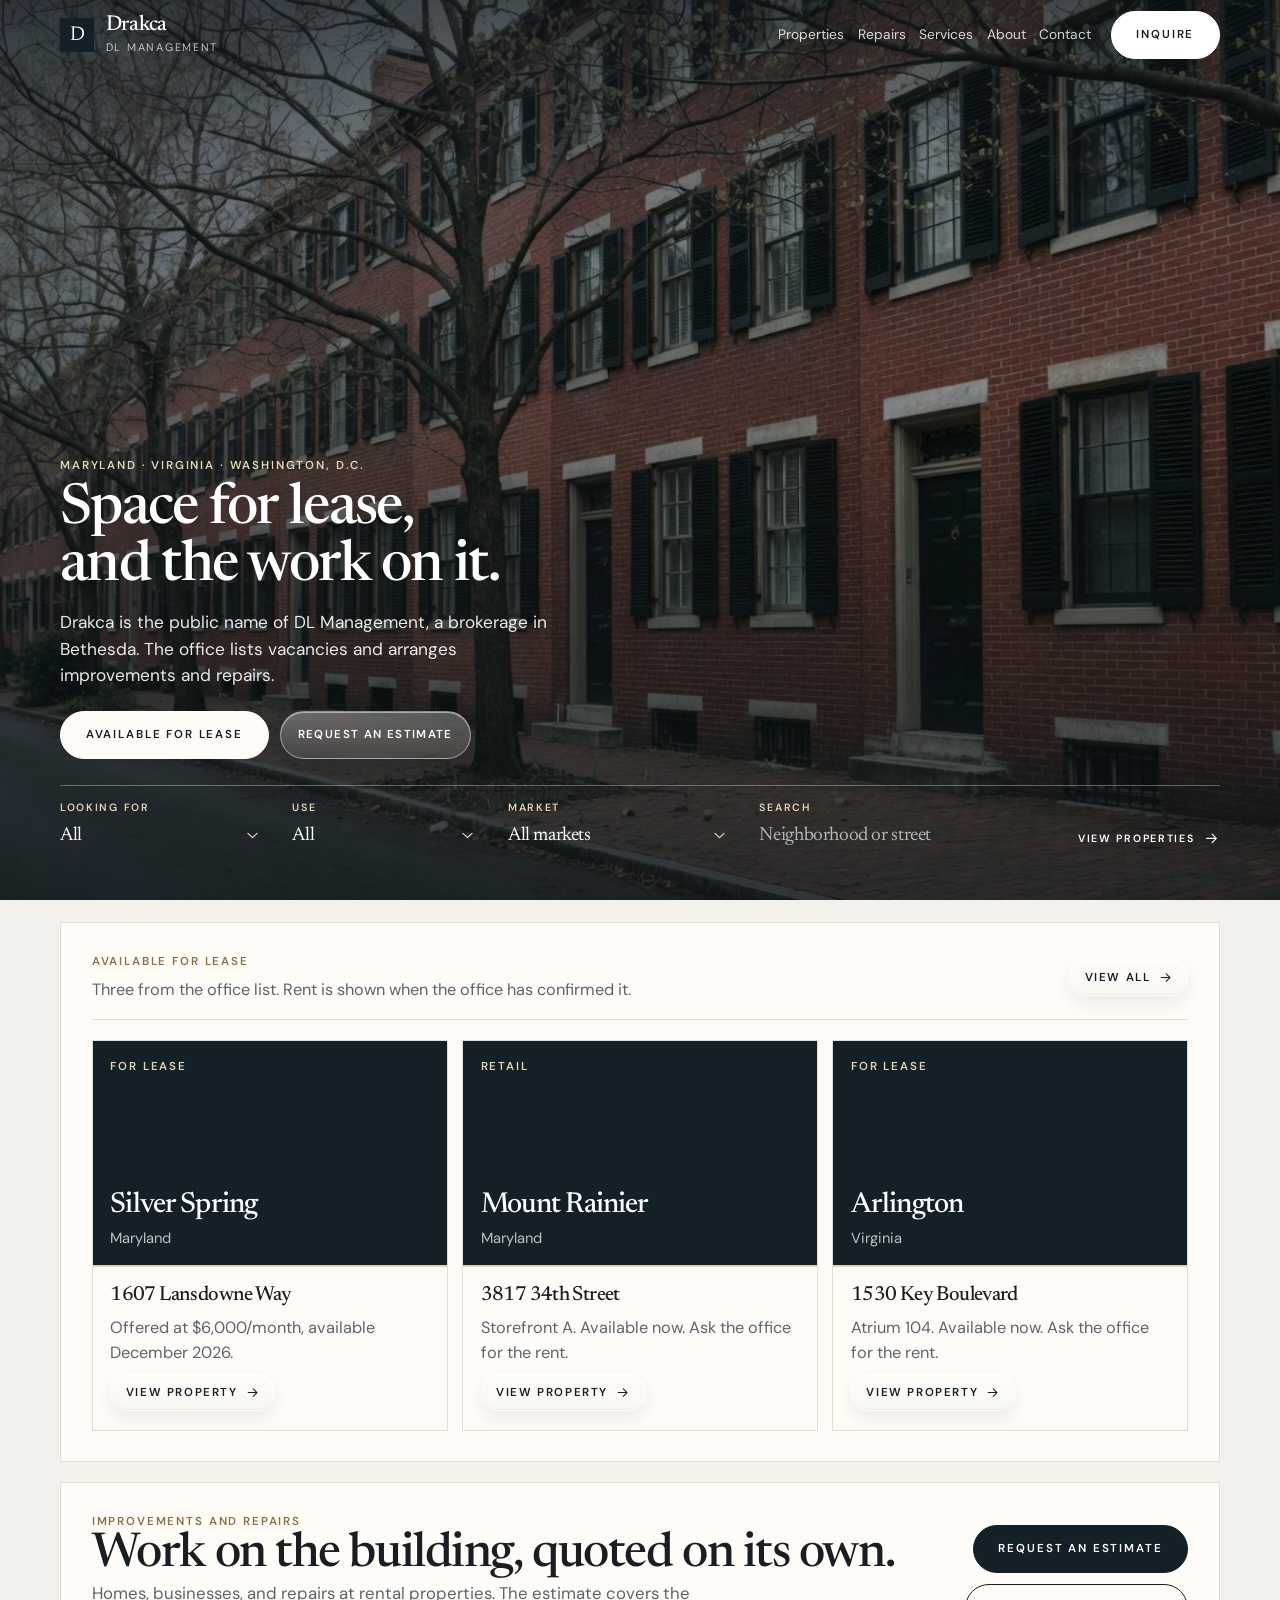
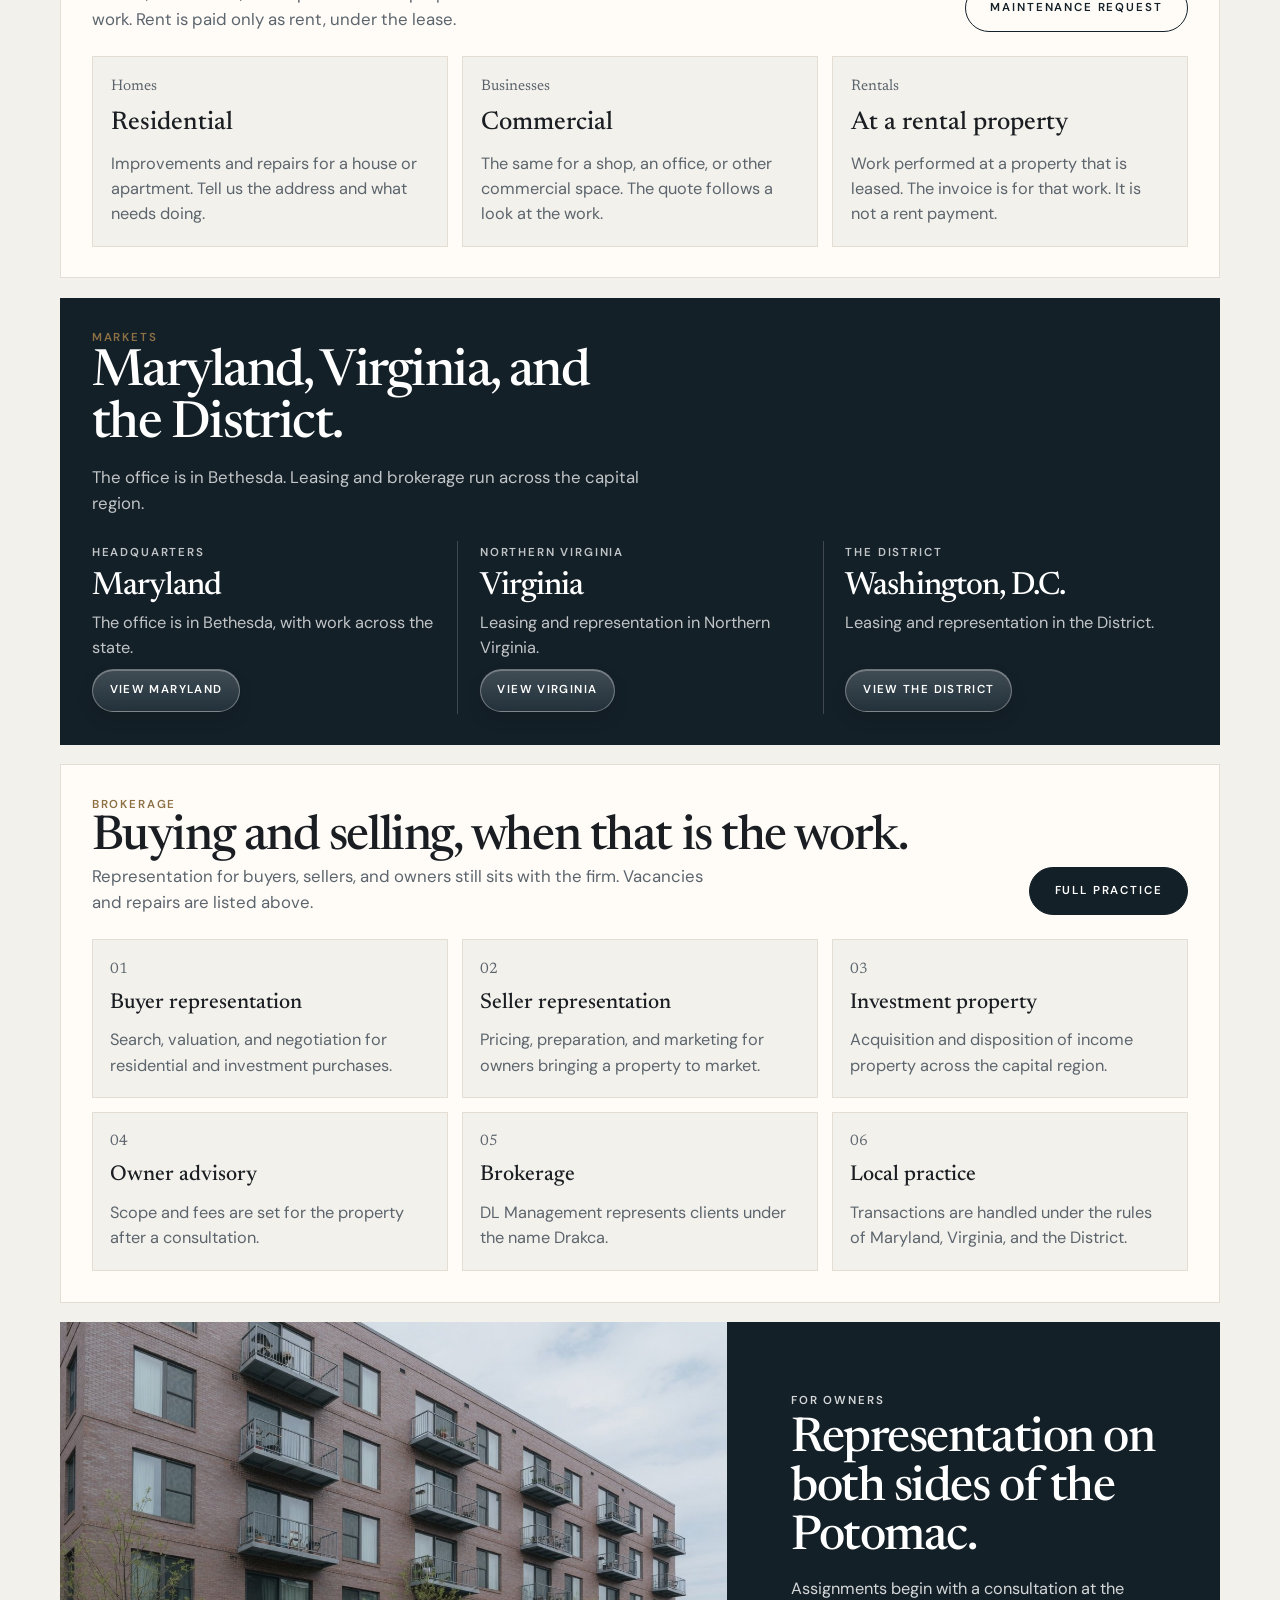
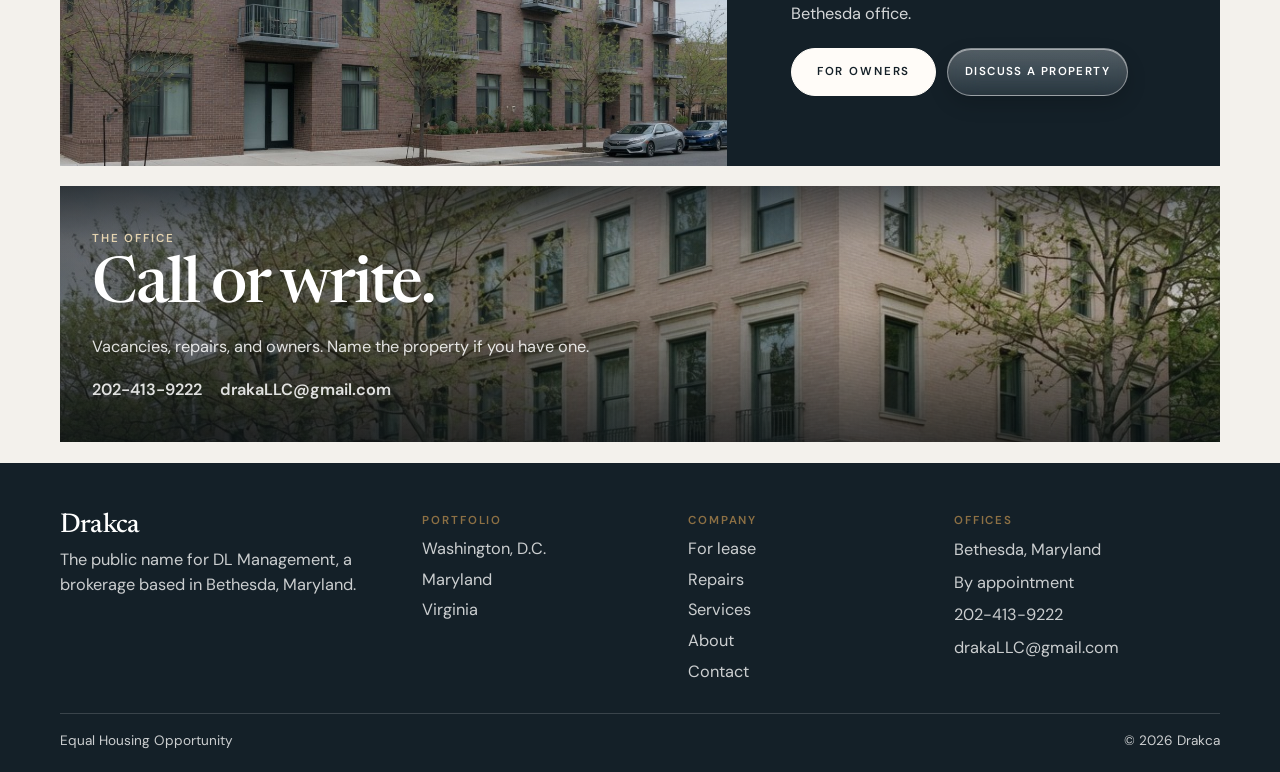
<file: index.html>
<!DOCTYPE html>
<html lang="en">
<head>
  <meta charset="utf-8">
  <meta name="viewport" content="width=device-width, initial-scale=1">
  <title>Drakca — DL Management</title>
  <meta name="description" content="Drakca is the public name of DL Management. Vacancies for lease, and improvements and repairs, across Maryland, Virginia, and Washington, D.C.">
  <meta name="theme-color" content="#142028">
  <link rel="icon" href="favicon.svg" type="image/svg+xml">
  <link rel="preconnect" href="https://fonts.googleapis.com">
  <link rel="preconnect" href="https://fonts.gstatic.com" crossorigin>
  <link href="https://fonts.googleapis.com/css2?family=DM+Sans:ital,opsz,wght@0,9..40,400;0,9..40,500;0,9..40,600;0,9..40,700&family=Newsreader:opsz,wght@6..72,400;6..72,500;6..72,600&display=swap" rel="stylesheet">
  <link rel="stylesheet" href="css/styles.css?v=14">
</head>
<body data-page="home">
  <a class="skip" href="#main">Skip to content</a>
  <header class="site-header" id="header">
    <div class="wrap header-inner">
      <a class="brand" href="index.html">
        <span class="brand-mark" aria-hidden="true">D</span>
        <span class="brand-type"><span class="brand-name">Drakca</span><span class="brand-sub">DL Management</span></span>
      </a>
      <button class="menu-toggle" type="button" aria-expanded="false" aria-controls="nav-panel">Menu</button>
      <nav class="nav-panel" id="nav-panel" aria-label="Primary">
        <a href="properties.html" data-nav="properties">Properties</a>
        <a href="improvements.html" data-nav="improvements">Repairs</a>
        <a href="services.html" data-nav="services">Services</a>
        <a href="about.html" data-nav="about">About</a>
        <a href="contact.html" data-nav="contact">Contact</a>
        <a class="btn nav-inquire" href="contact.html">Inquire</a>
      </nav>
    </div>
  </header>

  <main id="main">
    <section class="hero">
      <img class="hero-media" src="images/hero.jpg" alt="Brick townhouses with black shutters along a tree-lined street.">
      <div class="hero-shade" aria-hidden="true"></div>
      <div class="wrap hero-content">
        <p class="eyebrow">Maryland · Virginia · Washington, D.C.</p>
        <h1>Space for lease, and the work on it.</h1>
        <p class="lede">Drakca is the public name of DL Management, a brokerage in Bethesda. The office lists vacancies and arranges improvements and repairs.</p>
        <p class="hero-actions">
          <a class="btn" href="#lease">Available for lease</a>
          <a class="btn-glass" href="improvements.html#estimate">Request an estimate</a>
        </p>
        <form class="finder" action="properties.html#page" method="get">
          <label>
            <span>Looking for</span>
            <select name="intent">
              <option value="">All</option>
              <option value="rent">For rent</option>
            </select>
          </label>
          <label>
            <span>Use</span>
            <select name="type">
              <option value="">All</option>
              <option value="Residential">Residential</option>
              <option value="Commercial">Commercial</option>
              <option value="Retail">Retail</option>
            </select>
          </label>
          <label>
            <span>Market</span>
            <select name="state">
              <option value="">All markets</option>
              <option value="Maryland">Maryland</option>
              <option value="Virginia">Virginia</option>
              <option value="Washington, D.C.">Washington, D.C.</option>
            </select>
          </label>
          <label class="finder-query">
            <span>Search</span>
            <input type="search" name="q" placeholder="Neighborhood or street" autocomplete="off">
          </label>
          <button class="finder-go" type="submit">
            <span>View properties</span>
            <svg viewBox="0 0 24 24" aria-hidden="true"><path d="M5 12h14M13 6l6 6-6 6" fill="none" stroke="currentColor" stroke-width="1.6" stroke-linecap="round" stroke-linejoin="round"/></svg>
          </button>
        </form>
      </div>
    </section>

    <section class="section home-lease" id="lease">
      <div class="wrap">
        <div class="lease-intro">
          <p class="eyebrow">Available for lease</p>
          <p class="lease-note">Three from the office list. Rent is shown when the office has confirmed it.</p>
          <a class="lease-all btn-glass" id="lease-all" href="properties.html?intent=rent#page">View all <svg viewBox="0 0 24 24" aria-hidden="true"><path d="M5 12h14M13 6l6 6-6 6" fill="none" stroke="currentColor" stroke-width="1.6" stroke-linecap="round" stroke-linejoin="round"/></svg></a>
        </div>
        <div class="lease-row" id="lease-preview"></div>
        <p id="lease-empty" class="empty" hidden>Nothing is listed for lease yet. Call the office to ask what is coming open.</p>
      </div>
    </section>

    <section class="section home-repairs" id="repairs">
      <div class="wrap">
        <div class="section-head-row">
          <div>
            <p class="eyebrow">Improvements and repairs</p>
            <h2>Work on the building, quoted on its own.</h2>
            <p class="lede">Homes, businesses, and repairs at rental properties. The estimate covers the work. Rent is paid only as rent, under the lease.</p>
          </div>
          <div class="hero-actions">
            <a class="btn" href="improvements.html#estimate">Request an estimate</a>
            <a class="btn-line" href="improvements.html#maintenance">Maintenance request</a>
          </div>
        </div>
        <div class="steps">
          <article class="step">
            <p class="num">Homes</p>
            <h3>Residential</h3>
            <p>Improvements and repairs for a house or apartment. Tell us the address and what needs doing.</p>
          </article>
          <article class="step">
            <p class="num">Businesses</p>
            <h3>Commercial</h3>
            <p>The same for a shop, an office, or other commercial space. The quote follows a look at the work.</p>
          </article>
          <article class="step">
            <p class="num">Rentals</p>
            <h3>At a rental property</h3>
            <p>Work performed at a property that is leased. The invoice is for that work. It is not a rent payment.</p>
          </article>
        </div>
      </div>
    </section>

    <section class="section home-markets" id="markets">
      <div class="wrap">
        <div class="section-head">
          <p class="eyebrow">Markets</p>
          <h2>Maryland, Virginia, and the District.</h2>
          <p class="lede">The office is in Bethesda. Leasing and brokerage run across the capital region.</p>
        </div>
        <div class="markets">
          <a class="market" href="properties.html?state=Maryland#page">
            <p class="kicker">Headquarters</p>
            <h3>Maryland</h3>
            <p>The office is in Bethesda, with work across the state.</p>
            <span class="btn-glass">View Maryland</span>
          </a>
          <a class="market" href="properties.html?state=Virginia#page">
            <p class="kicker">Northern Virginia</p>
            <h3>Virginia</h3>
            <p>Leasing and representation in Northern Virginia.</p>
            <span class="btn-glass">View Virginia</span>
          </a>
          <a class="market" href="properties.html?state=Washington%2C%20D.C.#page">
            <p class="kicker">The District</p>
            <h3>Washington, D.C.</h3>
            <p>Leasing and representation in the District.</p>
            <span class="btn-glass">View the District</span>
          </a>
        </div>
      </div>
    </section>

    <section class="section home-practice" id="practice">
      <div class="wrap">
        <div class="section-head-row">
          <div>
            <p class="eyebrow">Brokerage</p>
            <h2>Buying and selling, when that is the work.</h2>
            <p class="lede">Representation for buyers, sellers, and owners still sits with the firm. Vacancies and repairs are listed above.</p>
          </div>
          <a class="btn" href="services.html">Full practice</a>
        </div>
        <div class="service-grid">
          <article class="service-card"><p class="num">01</p><h3>Buyer representation</h3><p>Search, valuation, and negotiation for residential and investment purchases.</p></article>
          <article class="service-card"><p class="num">02</p><h3>Seller representation</h3><p>Pricing, preparation, and marketing for owners bringing a property to market.</p></article>
          <article class="service-card"><p class="num">03</p><h3>Investment property</h3><p>Acquisition and disposition of income property across the capital region.</p></article>
          <article class="service-card"><p class="num">04</p><h3>Owner advisory</h3><p>Scope and fees are set for the property after a consultation.</p></article>
          <article class="service-card"><p class="num">05</p><h3>Brokerage</h3><p>DL Management represents clients under the name Drakca.</p></article>
          <article class="service-card"><p class="num">06</p><h3>Local practice</h3><p>Transactions are handled under the rules of Maryland, Virginia, and the District.</p></article>
        </div>
      </div>
    </section>

    <section class="band">
      <img src="images/clarendon.jpg" alt="">
      <div class="band-copy">
        <p class="eyebrow">For owners</p>
        <h2>Representation on both sides of the Potomac.</h2>
        <p>Assignments begin with a consultation at the Bethesda office.</p>
        <div class="hero-actions">
          <a class="btn" href="services.html#owners">For owners</a>
          <a class="btn-glass" href="services.html#owner-start">Discuss a property</a>
        </div>
      </div>
    </section>

    <section class="close">
      <img src="images/wisconsin.jpg" alt="">
      <div class="hero-shade" aria-hidden="true"></div>
      <div class="wrap close-copy">
        <p class="eyebrow">The office</p>
        <h2>Call or write.</h2>
        <p>Vacancies, repairs, and owners. Name the property if you have one.</p>
        <p class="contact-line">
          <a data-phone href=""></a>
          <a data-email href=""></a>
        </p>
      </div>
    </section>
  </main>

  <footer class="site-footer">
    <div class="wrap foot-grid">
      <div>
        <p class="brand-name">Drakca</p>
        <p>The public name for DL Management, a brokerage based in Bethesda, Maryland.</p>
      </div>
      <div>
        <p class="foot-label">Portfolio</p>
        <a href="properties.html?state=Washington%2C%20D.C.">Washington, D.C.</a>
        <a href="properties.html?state=Maryland">Maryland</a>
        <a href="properties.html?state=Virginia">Virginia</a>
      </div>
      <div>
        <p class="foot-label">Company</p>
        <a href="properties.html?intent=rent">For lease</a>
        <a href="improvements.html">Repairs</a>
        <a href="services.html">Services</a>
        <a href="about.html">About</a>
        <a href="contact.html">Contact</a>
      </div>
      <div>
        <p class="foot-label">Offices</p>
        <p>Bethesda, Maryland</p>
        <p>By appointment</p>
        <p><a data-phone href=""></a></p>
        <p><a data-email href=""></a></p>
      </div>
    </div>
    <div class="wrap legal">
      <span class="eho">Equal Housing Opportunity</span>
      <span>© <span id="year">2026</span> Drakca</span>
    </div>
  </footer>
  <script src="js/data.js"></script>
  <script src="js/site.js"></script>
</body>
</html>
</file>
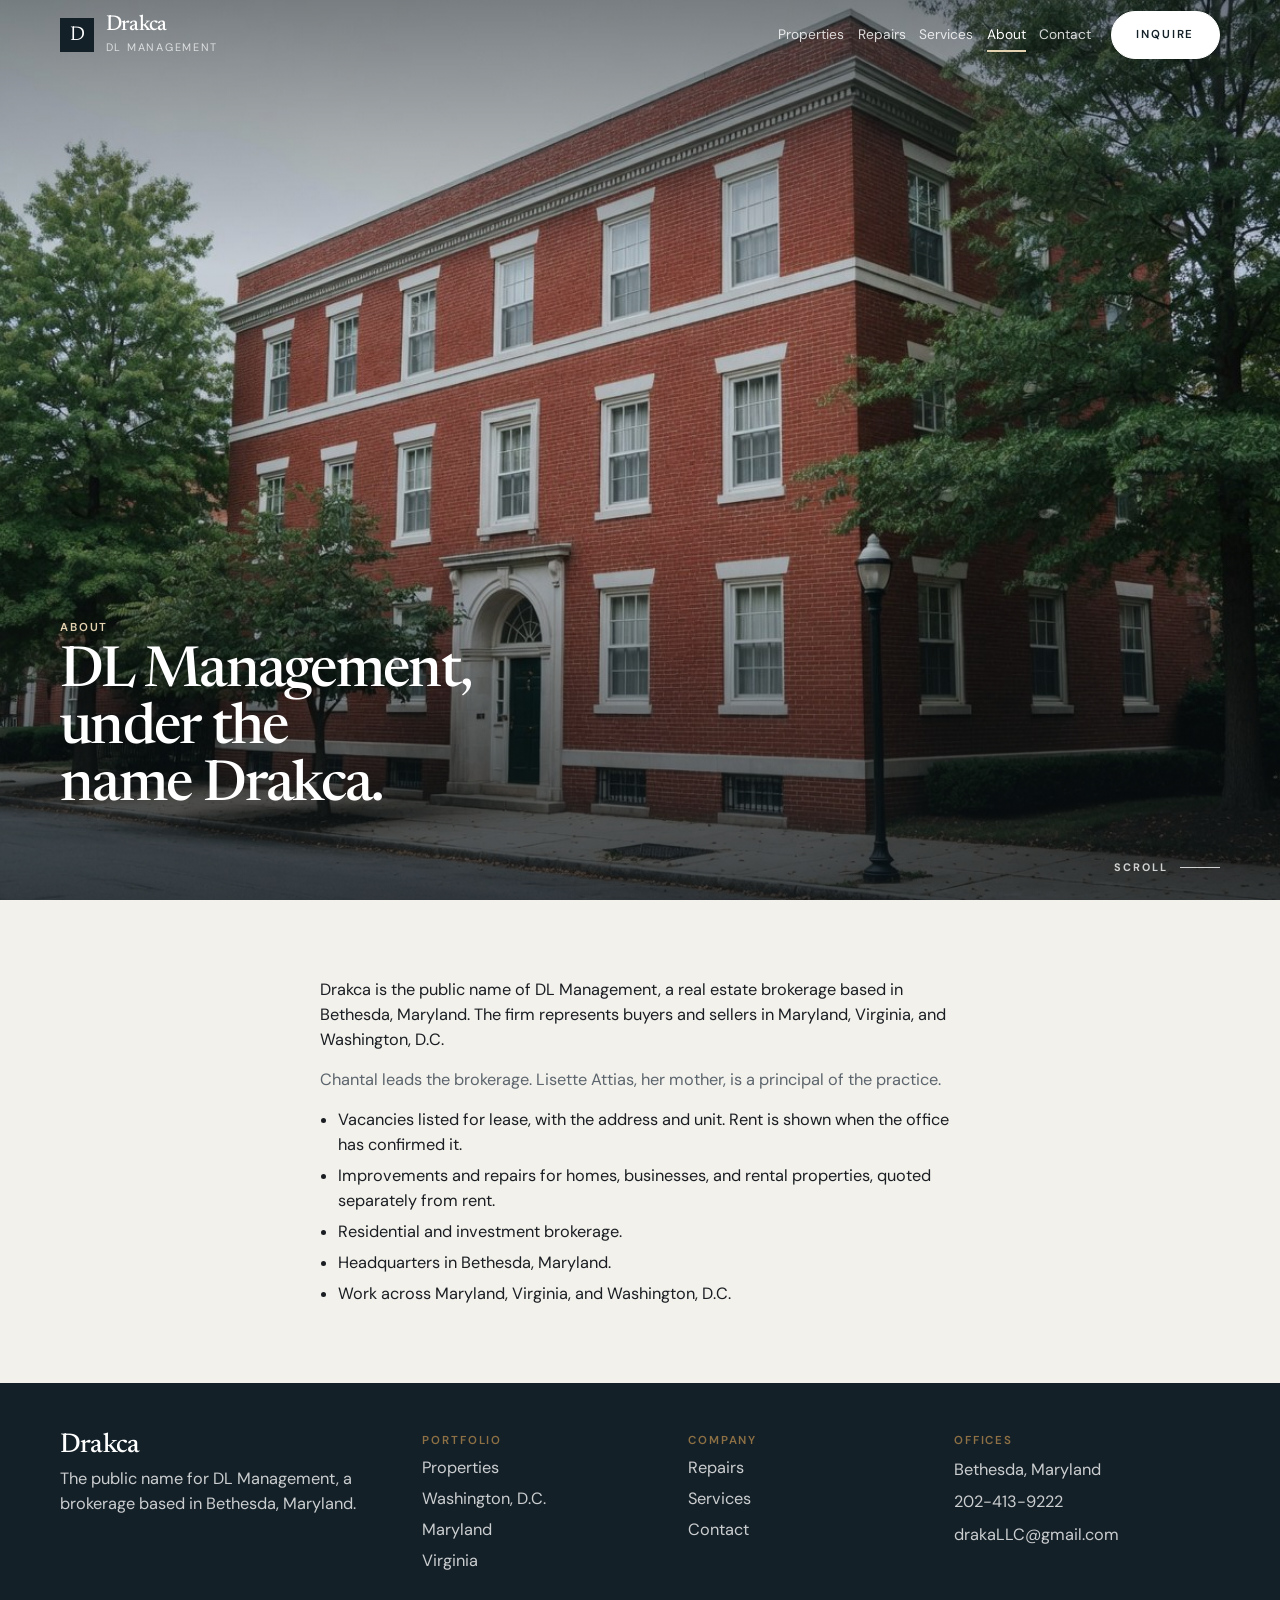
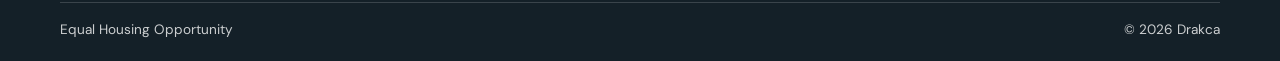
<file: about.html>
<!DOCTYPE html>
<html lang="en">
<head>
  <meta charset="utf-8">
  <meta name="viewport" content="width=device-width, initial-scale=1">
  <title>About — Drakca</title>
  <meta name="description" content="Drakca is a property company working across Maryland, Virginia, and Washington, D.C.">
  <meta name="theme-color" content="#142028">
  <link rel="icon" href="favicon.svg" type="image/svg+xml">
  <link rel="preconnect" href="https://fonts.googleapis.com">
  <link rel="preconnect" href="https://fonts.gstatic.com" crossorigin>
  <link href="https://fonts.googleapis.com/css2?family=DM+Sans:ital,opsz,wght@0,9..40,400;0,9..40,500;0,9..40,600;0,9..40,700&family=Newsreader:opsz,wght@6..72,400;6..72,500;6..72,600&display=swap" rel="stylesheet">
  <link rel="stylesheet" href="css/styles.css?v=14">
</head>
<body data-page="about">
  <a class="skip" href="#main">Skip to content</a>
  <header class="site-header" id="header">
    <div class="wrap header-inner">
      <a class="brand" href="index.html"><span class="brand-mark" aria-hidden="true">D</span><span class="brand-type"><span class="brand-name">Drakca</span><span class="brand-sub">DL Management</span></span></a>
      <button class="menu-toggle" type="button" aria-expanded="false" aria-controls="nav-panel">Menu</button>
      <nav class="nav-panel" id="nav-panel" aria-label="Primary">
        <a href="properties.html" data-nav="properties">Properties</a>
        <a href="improvements.html" data-nav="improvements">Repairs</a>
        <a href="services.html" data-nav="services">Services</a>
        <a href="about.html" data-nav="about">About</a>
        <a href="contact.html" data-nav="contact">Contact</a>
        <a class="btn nav-inquire" href="contact.html">Inquire</a>
      </nav>
    </div>
  </header>
  <main id="main">
    <section class="page-hero">
      <img class="hero-media" src="images/bradley.jpg" alt="Brick apartment building on a tree-lined Bethesda street.">
      <div class="hero-shade" aria-hidden="true"></div>
      <div class="wrap">
        <p class="eyebrow">About</p>
        <h1>DL Management, under the name Drakca.</h1>
      </div>
      <a class="scroll-cue" href="#page">
        <span>Scroll</span>
        <span class="scroll-line" aria-hidden="true"></span>
      </a>
    </section>
    <section class="section" id="page">
      <div class="wrap prose">
        <p>Drakca is the public name of DL Management, a real estate brokerage based in Bethesda, Maryland. The firm represents buyers and sellers in Maryland, Virginia, and Washington, D.C.</p>
        <p>Chantal leads the brokerage. Lisette Attias, her mother, is a principal of the practice.</p>
        <ul class="list">
          <li>Vacancies listed for lease, with the address and unit. Rent is shown when the office has confirmed it.</li>
          <li>Improvements and repairs for homes, businesses, and rental properties, quoted separately from rent.</li>
          <li>Residential and investment brokerage.</li>
          <li>Headquarters in Bethesda, Maryland.</li>
          <li>Work across Maryland, Virginia, and Washington, D.C.</li>
        </ul>
      </div>
    </section>
  </main>
  <footer class="site-footer">
    <div class="wrap foot-grid">
      <div><p class="brand-name">Drakca</p><p>The public name for DL Management, a brokerage based in Bethesda, Maryland.</p></div>
      <div><p class="foot-label">Portfolio</p><a href="properties.html">Properties</a><a href="properties.html?state=Washington%2C%20D.C.">Washington, D.C.</a><a href="properties.html?state=Maryland">Maryland</a><a href="properties.html?state=Virginia">Virginia</a></div>
      <div><p class="foot-label">Company</p><a href="improvements.html">Repairs</a><a href="services.html">Services</a><a href="contact.html">Contact</a></div>
      <div><p class="foot-label">Offices</p><p>Bethesda, Maryland</p><p><a data-phone href=""></a></p><p><a data-email href=""></a></p></div>
    </div>
    <div class="wrap legal"><span>Equal Housing Opportunity</span><span>© <span id="year">2026</span> Drakca</span></div>
  </footer>
  <script src="js/data.js"></script>
  <script src="js/site.js"></script>
</body>
</html>
</file>
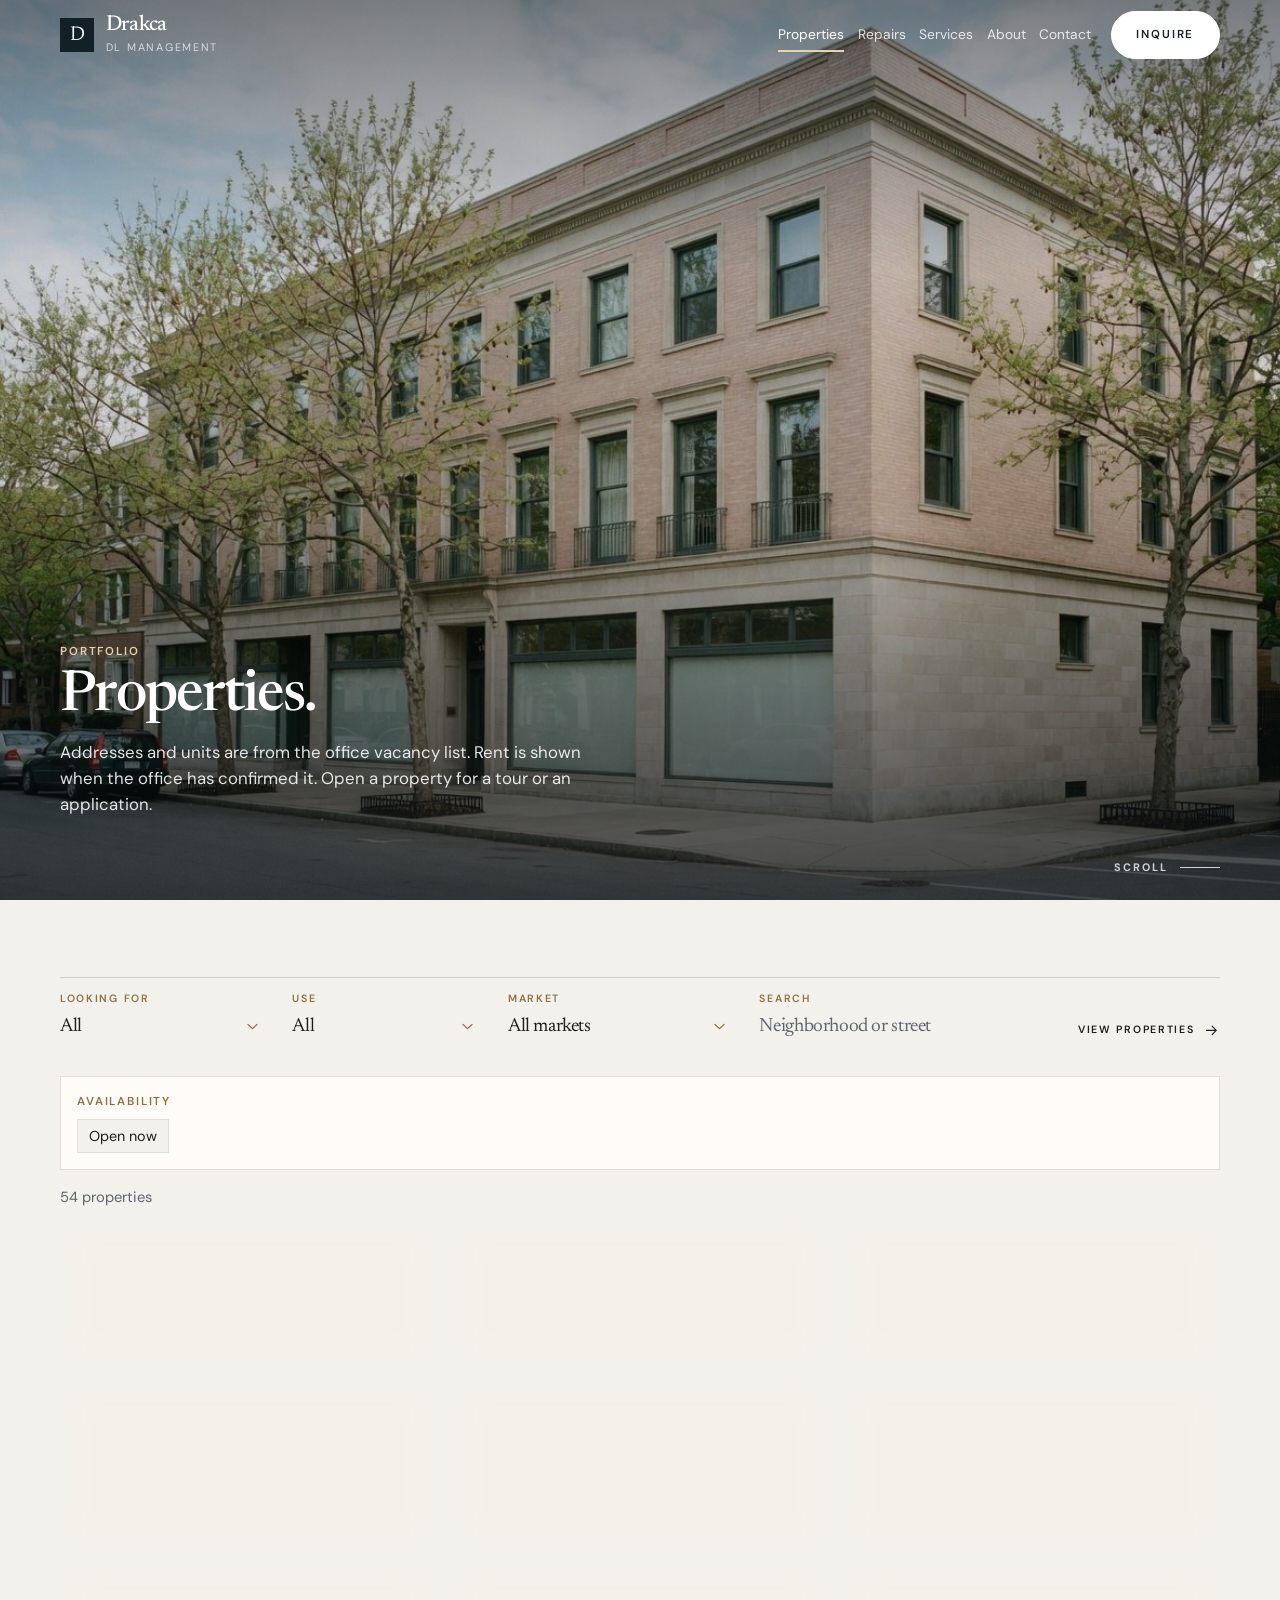
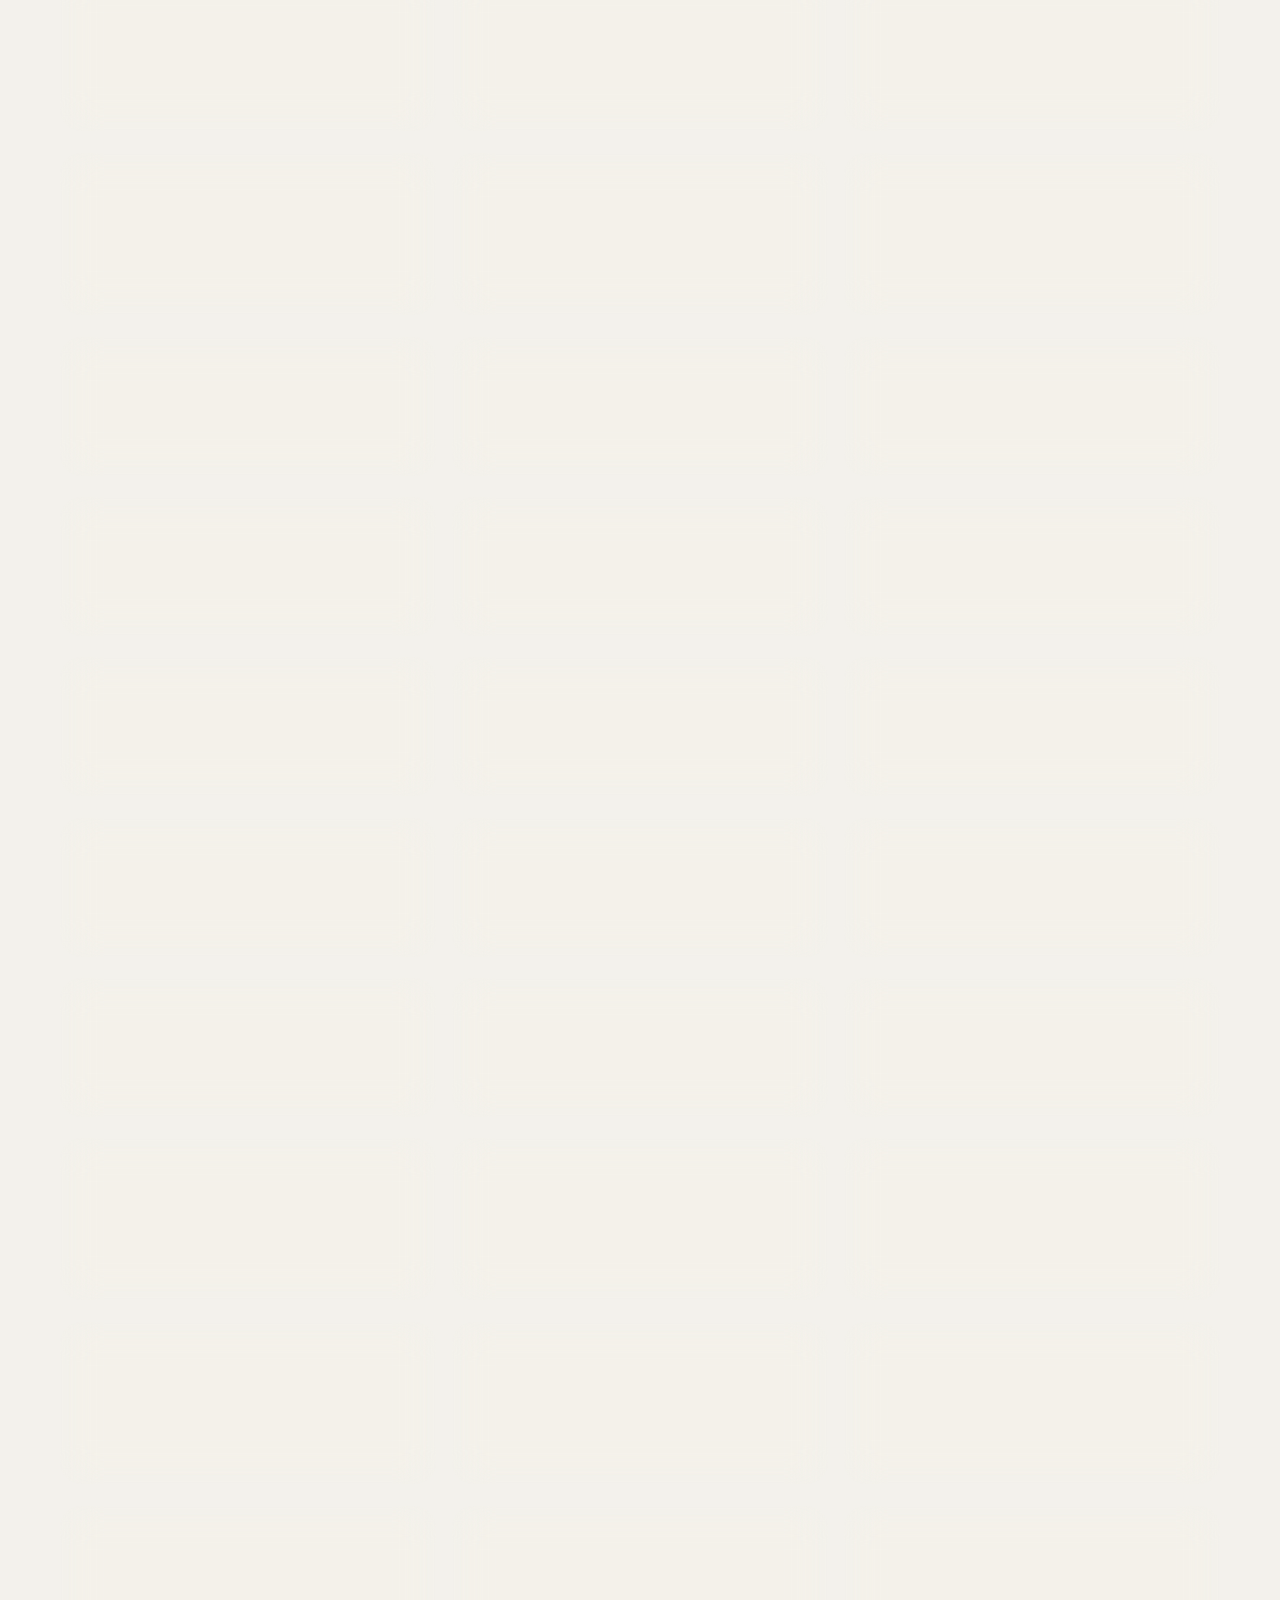
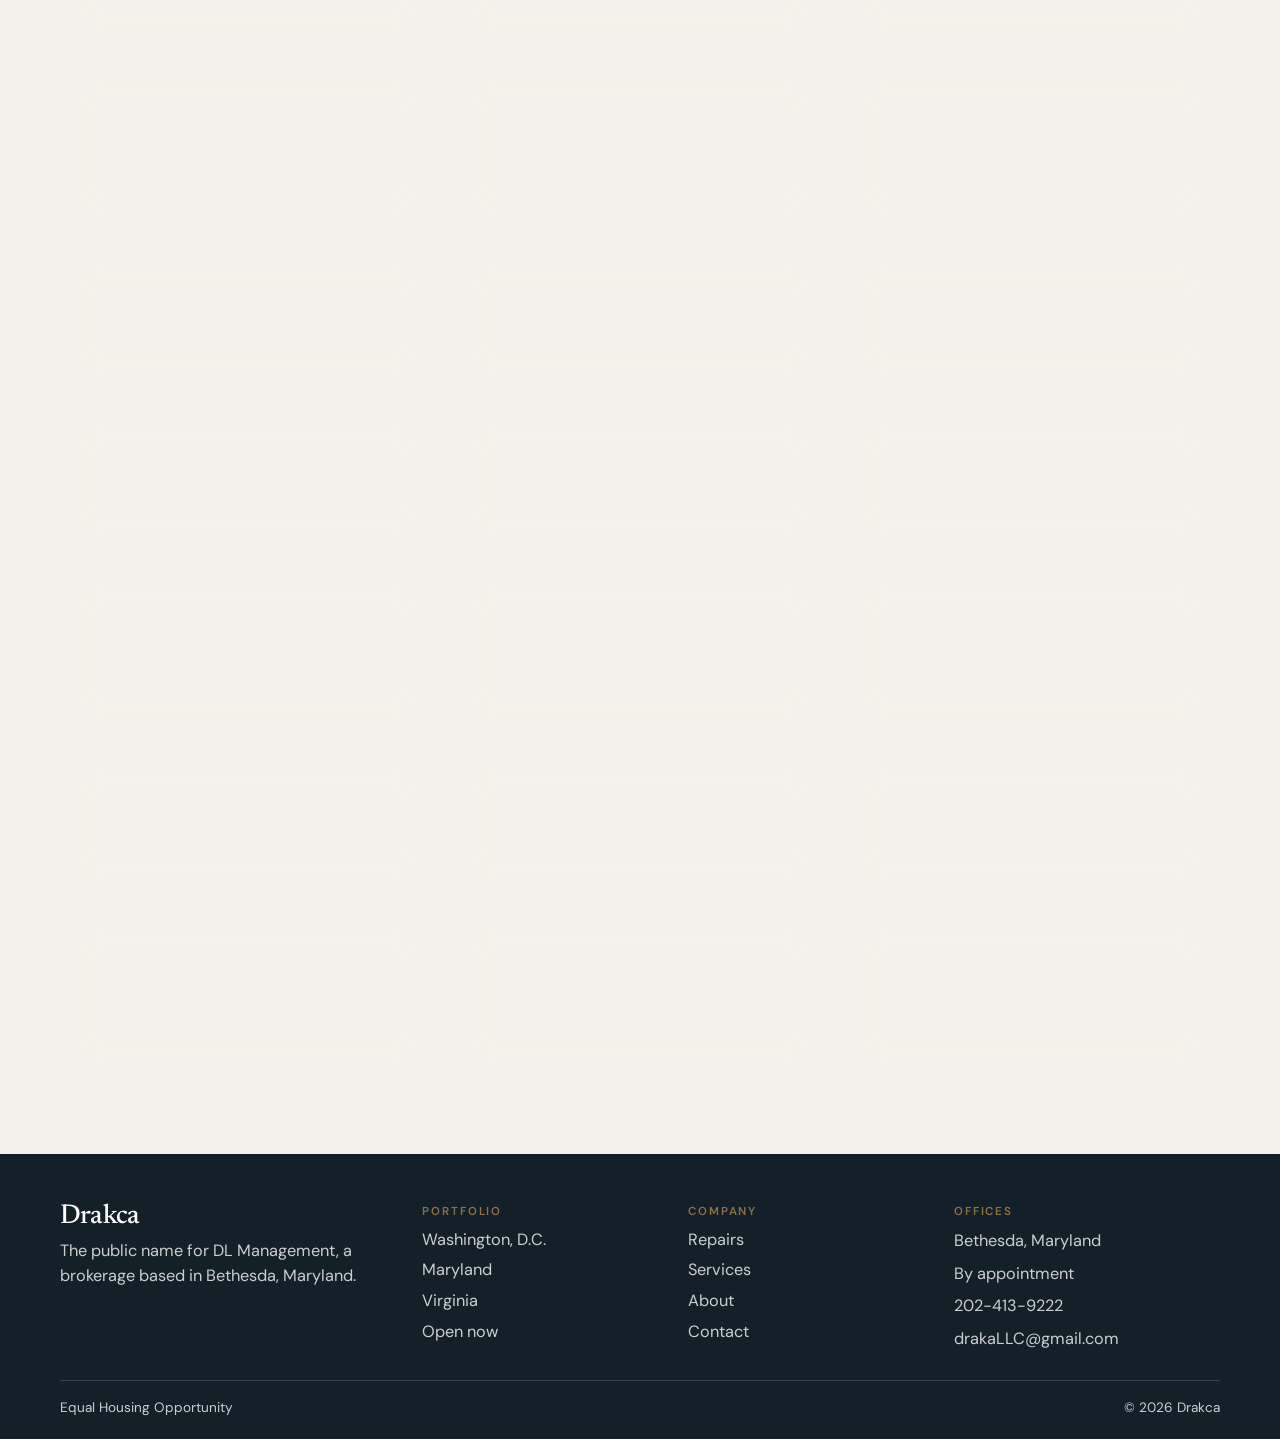
<file: buildings.html>
<!DOCTYPE html>
<html lang="en">
<head>
  <meta charset="utf-8">
  <meta http-equiv="refresh" content="0; url=properties.html">
  <link rel="canonical" href="properties.html">
  <title>Properties — Drakca</title>
  <script>location.replace("properties.html" + location.search + location.hash);</script>
</head>
<body>
  <p><a href="properties.html">Properties</a></p>
</body>
</html>
</file>
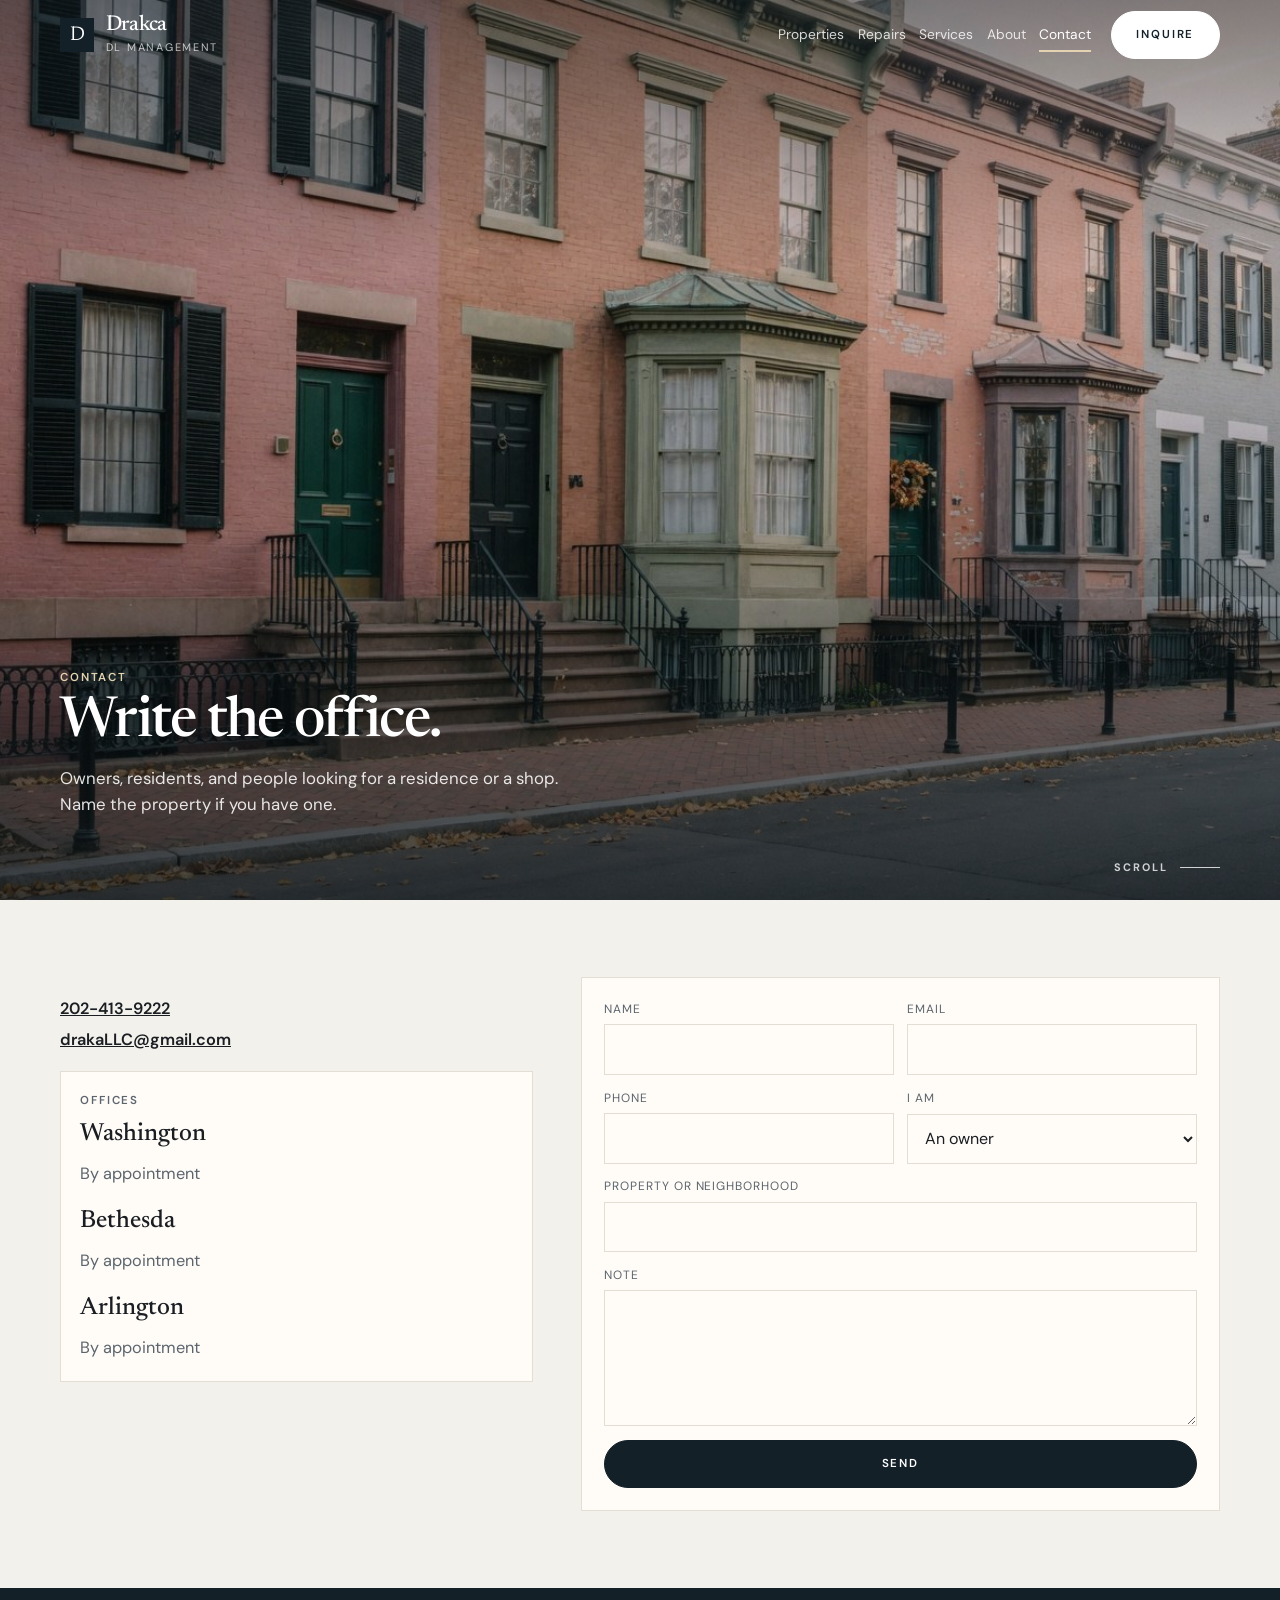
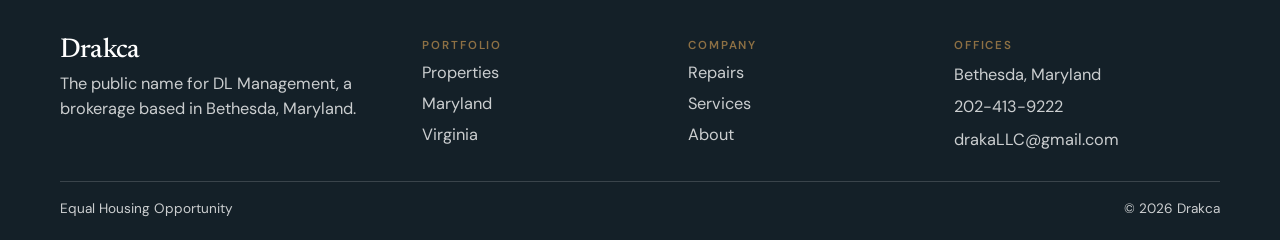
<file: contact.html>
<!DOCTYPE html>
<html lang="en">
<head>
  <meta charset="utf-8">
  <meta name="viewport" content="width=device-width, initial-scale=1">
  <title>Contact — Drakca</title>
  <meta name="description" content="Contact Drakca about a building in Maryland, Virginia, or Washington, D.C.">
  <meta name="theme-color" content="#142028">
  <link rel="icon" href="favicon.svg" type="image/svg+xml">
  <link rel="preconnect" href="https://fonts.googleapis.com">
  <link rel="preconnect" href="https://fonts.gstatic.com" crossorigin>
  <link href="https://fonts.googleapis.com/css2?family=DM+Sans:ital,opsz,wght@0,9..40,400;0,9..40,500;0,9..40,600;0,9..40,700&family=Newsreader:opsz,wght@6..72,400;6..72,500;6..72,600&display=swap" rel="stylesheet">
  <link rel="stylesheet" href="css/styles.css?v=14">
</head>
<body data-page="contact">
  <a class="skip" href="#main">Skip to content</a>
  <header class="site-header" id="header">
    <div class="wrap header-inner">
      <a class="brand" href="index.html"><span class="brand-mark" aria-hidden="true">D</span><span class="brand-type"><span class="brand-name">Drakca</span><span class="brand-sub">DL Management</span></span></a>
      <button class="menu-toggle" type="button" aria-expanded="false" aria-controls="nav-panel">Menu</button>
      <nav class="nav-panel" id="nav-panel" aria-label="Primary">
        <a href="properties.html" data-nav="properties">Properties</a>
        <a href="improvements.html" data-nav="improvements">Repairs</a>
        <a href="services.html" data-nav="services">Services</a>
        <a href="about.html" data-nav="about">About</a>
        <a href="contact.html" data-nav="contact">Contact</a>
        <a class="btn nav-inquire" href="contact.html">Inquire</a>
      </nav>
    </div>
  </header>
  <main id="main">
    <section class="page-hero">
      <img class="hero-media" src="images/eastern.jpg" alt="">
      <div class="hero-shade" aria-hidden="true"></div>
      <div class="wrap">
        <p class="eyebrow">Contact</p>
        <h1>Write the office.</h1>
        <p class="lede">Owners, residents, and people looking for a residence or a shop. Name the property if you have one.</p>
      </div>
      <a class="scroll-cue" href="#page">
        <span>Scroll</span>
        <span class="scroll-line" aria-hidden="true"></span>
      </a>
    </section>
    <section class="section" id="page">
      <div class="wrap contact-grid">
        <div>
          <div class="desk-lines">
            <p><a data-phone href=""></a></p>
            <p><a data-email href=""></a></p>
          </div>
          <div class="info-card" style="margin-top:1.2rem">
            <p class="kicker">Offices</p>
            <h3>Washington</h3>
            <p>By appointment</p>
            <h3 style="margin-top:1rem">Bethesda</h3>
            <p>By appointment</p>
            <h3 style="margin-top:1rem">Arlington</h3>
            <p>By appointment</p>
          </div>
        </div>
        <div>
          <form class="desk-form form" id="desk-form" novalidate>
            <div class="form-row">
              <div class="field"><label for="name">Name</label><input id="name" name="name" autocomplete="name" required></div>
              <div class="field"><label for="email">Email</label><input id="email" name="email" type="email" autocomplete="email" required></div>
            </div>
            <div class="form-row">
              <div class="field"><label for="phone">Phone</label><input id="phone" name="phone" type="tel" autocomplete="tel"></div>
              <div class="field">
                <label for="who">I am</label>
                <select id="who" name="who">
                  <option>An owner</option>
                  <option>A resident</option>
                  <option>Looking for a home or a shop</option>
                  <option>Applying for a property</option>
                  <option>Scheduling a tour</option>
                  <option>Requesting an estimate</option>
                  <option>Buying or selling</option>
                  <option>Something else</option>
                </select>
              </div>
            </div>
            <div class="field"><label for="subject">Property or neighborhood</label><input id="subject" name="subject"></div>
            <div class="field"><label for="message">Note</label><textarea id="message" name="message" required></textarea></div>
            <button class="btn" type="submit">Send</button>
          </form>
          <div class="form-success" hidden tabindex="-1">
            <p class="eyebrow">Ready to send</p>
            <h2>Thank you.</h2>
            <p>The note is addressed to the office. Send it from your email program. Nothing is delivered until you send that message.</p>
            <p style="margin-top:1rem"><a class="btn" data-mailto href="mailto:drakaLLC@gmail.com">Email the office</a></p>
            <p style="margin-top:1rem">If it cannot wait, call <a data-phone href=""></a>.</p>
          </div>
        </div>
      </div>
    </section>
  </main>
  <footer class="site-footer">
    <div class="wrap foot-grid">
      <div><p class="brand-name">Drakca</p><p>The public name for DL Management, a brokerage based in Bethesda, Maryland.</p></div>
      <div><p class="foot-label">Portfolio</p><a href="properties.html">Properties</a><a href="properties.html?state=Maryland">Maryland</a><a href="properties.html?state=Virginia">Virginia</a></div>
      <div><p class="foot-label">Company</p><a href="improvements.html">Repairs</a><a href="services.html">Services</a><a href="about.html">About</a></div>
      <div><p class="foot-label">Offices</p><p>Bethesda, Maryland</p><p><a data-phone href=""></a></p><p><a data-email href=""></a></p></div>
    </div>
    <div class="wrap legal"><span>Equal Housing Opportunity</span><span>© <span id="year">2026</span> Drakca</span></div>
  </footer>
  <script src="js/data.js"></script>
  <script src="js/site.js"></script>
</body>
</html>
</file>
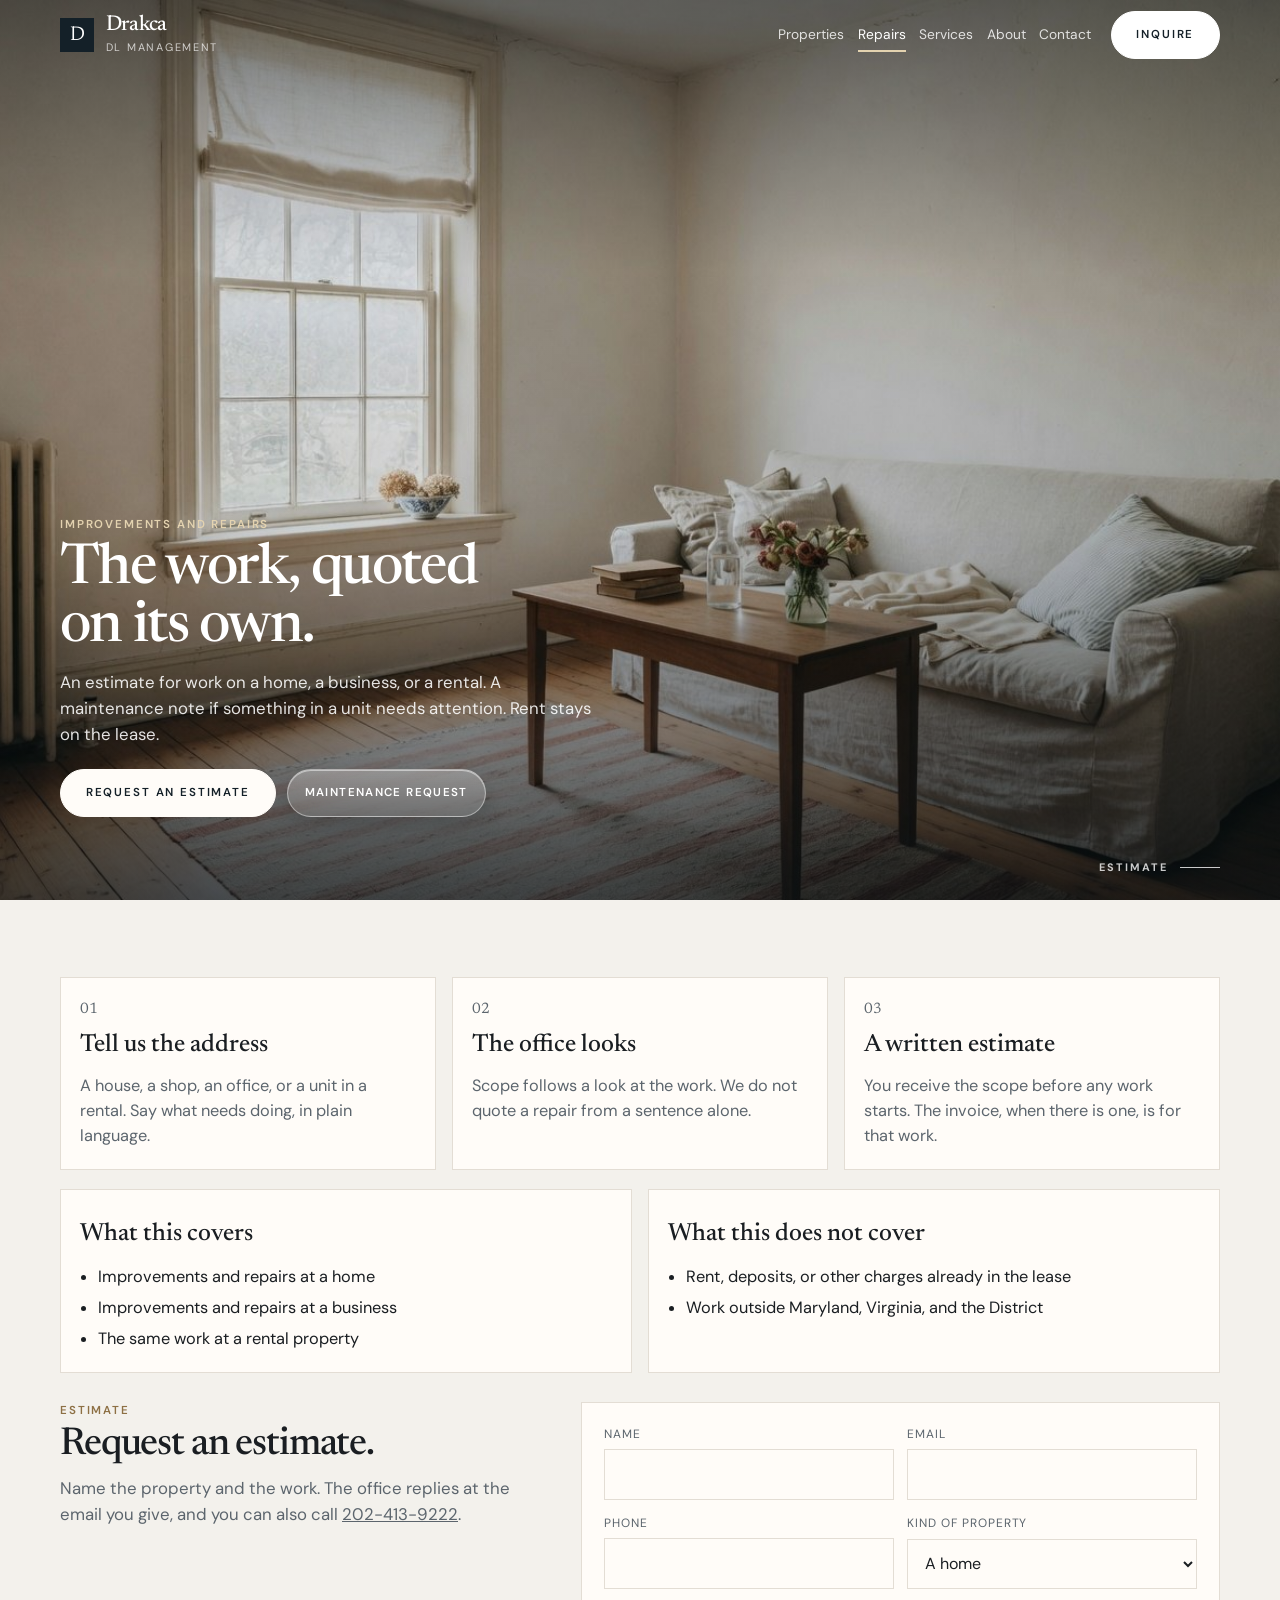
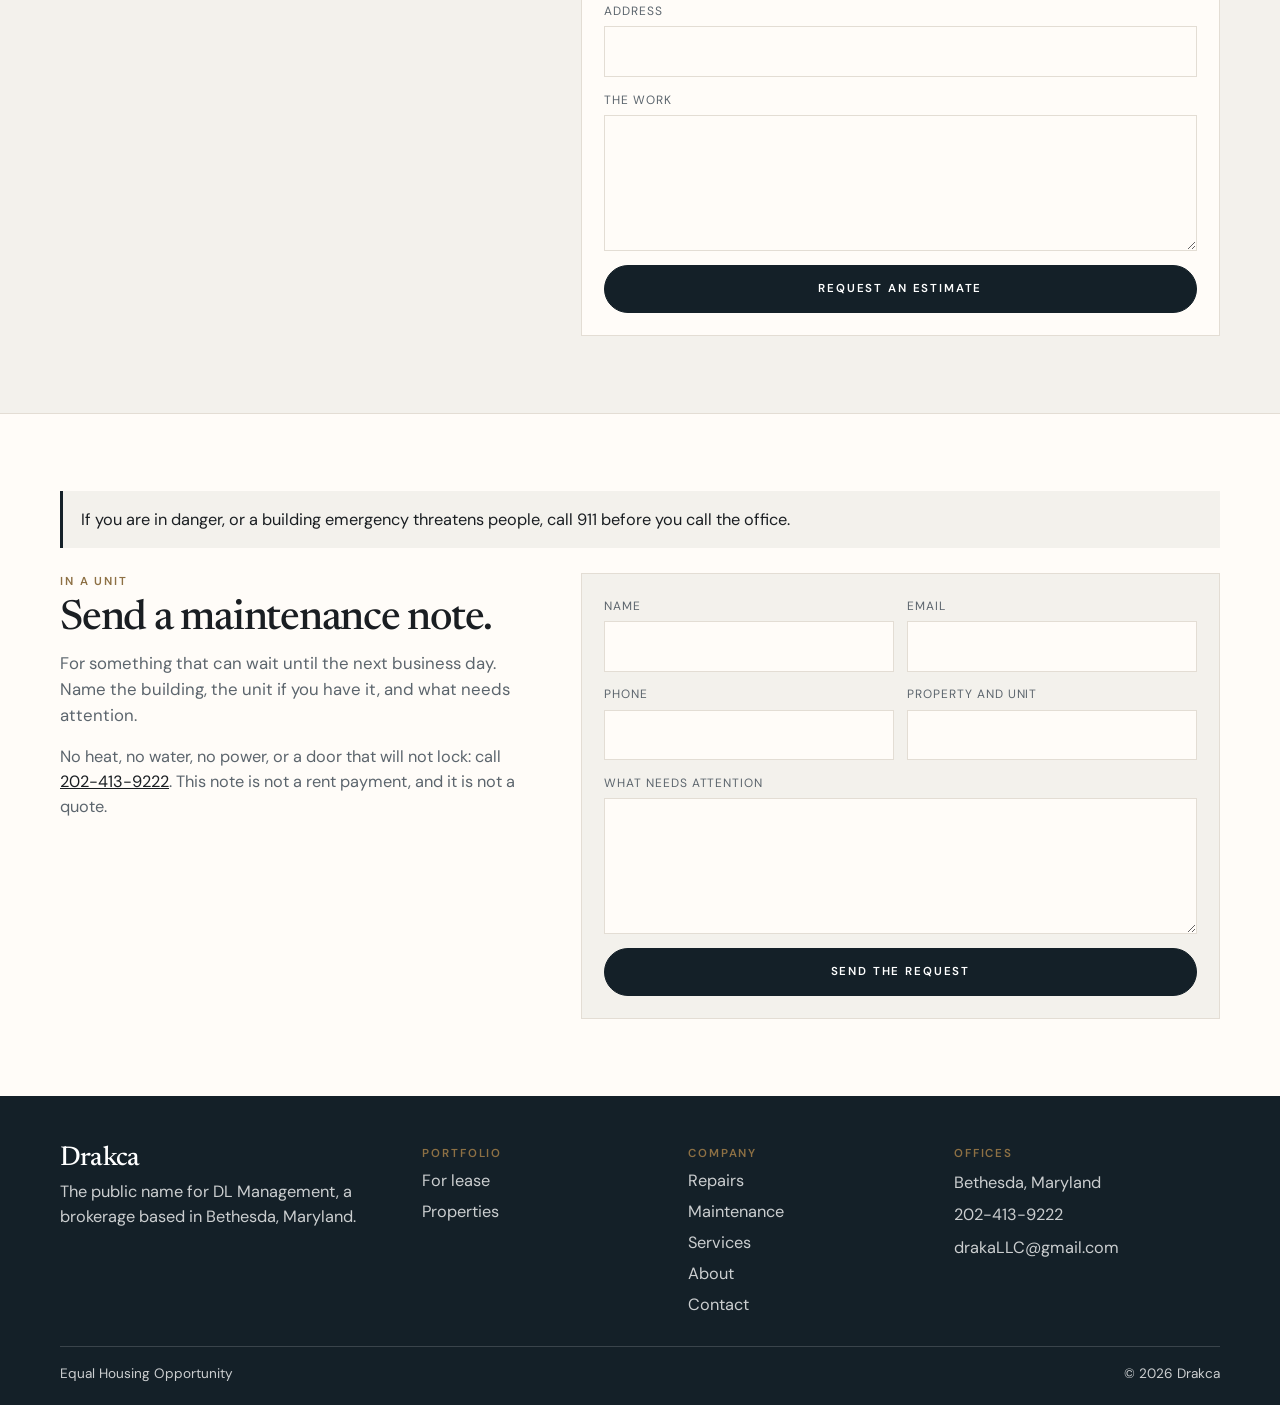
<file: improvements.html>
<!DOCTYPE html>
<html lang="en">
<head>
  <meta charset="utf-8">
  <meta name="viewport" content="width=device-width, initial-scale=1">
  <title>Improvements and repairs — Drakca</title>
  <meta name="description" content="Request an estimate or send a maintenance note. Drakca quotes the work separately from rent.">
  <meta name="theme-color" content="#142028">
  <link rel="icon" href="favicon.svg" type="image/svg+xml">
  <link rel="preconnect" href="https://fonts.googleapis.com">
  <link rel="preconnect" href="https://fonts.gstatic.com" crossorigin>
  <link href="https://fonts.googleapis.com/css2?family=DM+Sans:ital,opsz,wght@0,9..40,400;0,9..40,500;0,9..40,600;0,9..40,700&family=Newsreader:opsz,wght@6..72,400;6..72,500;6..72,600&display=swap" rel="stylesheet">
  <link rel="stylesheet" href="css/styles.css?v=14">
</head>
<body data-page="improvements">
  <a class="skip" href="#main">Skip to content</a>
  <header class="site-header" id="header">
    <div class="wrap header-inner">
      <a class="brand" href="index.html"><span class="brand-mark" aria-hidden="true">D</span><span class="brand-type"><span class="brand-name">Drakca</span><span class="brand-sub">DL Management</span></span></a>
      <button class="menu-toggle" type="button" aria-expanded="false" aria-controls="nav-panel">Menu</button>
      <nav class="nav-panel" id="nav-panel" aria-label="Primary">
        <a href="properties.html" data-nav="properties">Properties</a>
        <a href="improvements.html" data-nav="improvements">Repairs</a>
        <a href="services.html" data-nav="services">Services</a>
        <a href="about.html" data-nav="about">About</a>
        <a href="contact.html" data-nav="contact">Contact</a>
        <a class="btn nav-inquire" href="contact.html">Inquire</a>
      </nav>
    </div>
  </header>
  <main id="main">
    <section class="page-hero">
      <img class="hero-media" src="images/living.jpg" alt="">
      <div class="hero-shade" aria-hidden="true"></div>
      <div class="wrap">
        <p class="eyebrow">Improvements and repairs</p>
        <h1>The work, quoted on its own.</h1>
        <p class="lede">An estimate for work on a home, a business, or a rental. A maintenance note if something in a unit needs attention. Rent stays on the lease.</p>
        <p class="hero-actions">
          <a class="btn" href="#estimate">Request an estimate</a>
          <a class="btn-glass" href="#maintenance">Maintenance request</a>
        </p>
      </div>
      <a class="scroll-cue" href="#estimate">
        <span>Estimate</span>
        <span class="scroll-line" aria-hidden="true"></span>
      </a>
    </section>
    <section class="section" id="page">
      <div class="wrap">
        <div class="steps">
          <article class="step"><p class="num">01</p><h3>Tell us the address</h3><p>A house, a shop, an office, or a unit in a rental. Say what needs doing, in plain language.</p></article>
          <article class="step"><p class="num">02</p><h3>The office looks</h3><p>Scope follows a look at the work. We do not quote a repair from a sentence alone.</p></article>
          <article class="step"><p class="num">03</p><h3>A written estimate</h3><p>You receive the scope before any work starts. The invoice, when there is one, is for that work.</p></article>
        </div>
        <div class="split" style="margin-top:1.2rem">
          <article class="info-card">
            <h3>What this covers</h3>
            <ul class="list">
              <li>Improvements and repairs at a home</li>
              <li>Improvements and repairs at a business</li>
              <li>The same work at a rental property</li>
            </ul>
          </article>
          <article class="info-card">
            <h3>What this does not cover</h3>
            <ul class="list">
              <li>Rent, deposits, or other charges already in the lease</li>
              <li>Work outside Maryland, Virginia, and the District</li>
            </ul>
          </article>
        </div>
        <div class="contact-grid" id="estimate" style="margin-top:1.8rem">
          <div>
            <p class="eyebrow">Estimate</p>
            <h2 style="font-size:2.4rem;margin:.4rem 0 .6rem">Request an estimate.</h2>
            <p class="lede">Name the property and the work. The office replies at the email you give, and you can also call <a data-phone href=""></a>.</p>
          </div>
          <div>
            <form class="desk-form form" data-topic="estimate" novalidate>
              <input type="hidden" name="who" value="Requesting an estimate">
              <div class="form-row">
                <div class="field"><label for="name">Name</label><input id="name" name="name" autocomplete="name" required></div>
                <div class="field"><label for="email">Email</label><input id="email" name="email" type="email" autocomplete="email" required></div>
              </div>
              <div class="form-row">
                <div class="field"><label for="phone">Phone</label><input id="phone" name="phone" type="tel" autocomplete="tel"></div>
                <div class="field">
                  <label for="place">Kind of property</label>
                  <select id="place" name="place">
                    <option>A home</option>
                    <option>A business</option>
                    <option>A rental property</option>
                  </select>
                </div>
              </div>
              <div class="field"><label for="subject">Address</label><input id="subject" name="subject" required></div>
              <div class="field"><label for="message">The work</label><textarea id="message" name="message" required></textarea></div>
              <button class="btn" type="submit">Request an estimate</button>
            </form>
            <div class="form-success" hidden tabindex="-1">
              <p class="eyebrow">Ready to send</p>
              <h2>Your email should open.</h2>
              <p>The note is addressed to the office. Send it from your email program. Nothing is delivered until you send that message.</p>
              <p style="margin-top:1rem"><a class="btn" data-mailto href="mailto:drakaLLC@gmail.com">Email the office</a></p>
              <p style="margin-top:1rem">If it cannot wait, call <a data-phone href=""></a>.</p>
            </div>
          </div>
        </div>
      </div>
    </section>
    <section class="section page-band" id="maintenance">
      <div class="wrap">
        <div class="callout">If you are in danger, or a building emergency threatens people, call 911 before you call the office.</div>
        <div class="contact-grid">
          <div>
            <p class="eyebrow">In a unit</p>
            <h2>Send a maintenance note.</h2>
            <p class="lede">For something that can wait until the next business day. Name the building, the unit if you have it, and what needs attention.</p>
            <p class="repair-aside">No heat, no water, no power, or a door that will not lock: call <a data-phone href=""></a>. This note is not a rent payment, and it is not a quote.</p>
          </div>
          <div>
            <form class="desk-form form" data-topic="maintenance" novalidate>
              <input type="hidden" name="who" value="A maintenance request">
              <div class="form-row">
                <div class="field"><label for="maint-name">Name</label><input id="maint-name" name="name" autocomplete="name" required></div>
                <div class="field"><label for="maint-email">Email</label><input id="maint-email" name="email" type="email" autocomplete="email" required></div>
              </div>
              <div class="form-row">
                <div class="field"><label for="maint-phone">Phone</label><input id="maint-phone" name="phone" type="tel" autocomplete="tel"></div>
                <div class="field"><label for="maint-subject">Property and unit</label><input id="maint-subject" name="subject" required></div>
              </div>
              <div class="field"><label for="maint-message">What needs attention</label><textarea id="maint-message" name="message" required></textarea></div>
              <button class="btn" type="submit">Send the request</button>
            </form>
            <div class="form-success" hidden tabindex="-1">
              <p class="eyebrow">Ready to send</p>
              <h2>Your email should open.</h2>
              <p>The request is addressed to the office. Send it from your email program. Nothing is delivered until you send that message. If this is urgent — water, heat, power, or a lock — call <a data-phone href=""></a> now.</p>
              <p style="margin-top:1rem"><a class="btn" data-mailto href="mailto:drakaLLC@gmail.com">Email the office</a></p>
            </div>
          </div>
        </div>
      </div>
    </section>
  </main>
  <footer class="site-footer">
    <div class="wrap foot-grid">
      <div><p class="brand-name">Drakca</p><p>The public name for DL Management, a brokerage based in Bethesda, Maryland.</p></div>
      <div><p class="foot-label">Portfolio</p><a href="properties.html?intent=rent">For lease</a><a href="properties.html">Properties</a></div>
      <div><p class="foot-label">Company</p><a href="improvements.html">Repairs</a><a href="improvements.html#maintenance">Maintenance</a><a href="services.html">Services</a><a href="about.html">About</a><a href="contact.html">Contact</a></div>
      <div><p class="foot-label">Offices</p><p>Bethesda, Maryland</p><p><a data-phone href=""></a></p><p><a data-email href=""></a></p></div>
    </div>
    <div class="wrap legal"><span>Equal Housing Opportunity</span><span>© <span id="year">2026</span> Drakca</span></div>
  </footer>
  <script src="js/data.js"></script>
  <script src="js/site.js"></script>
</body>
</html>
</file>
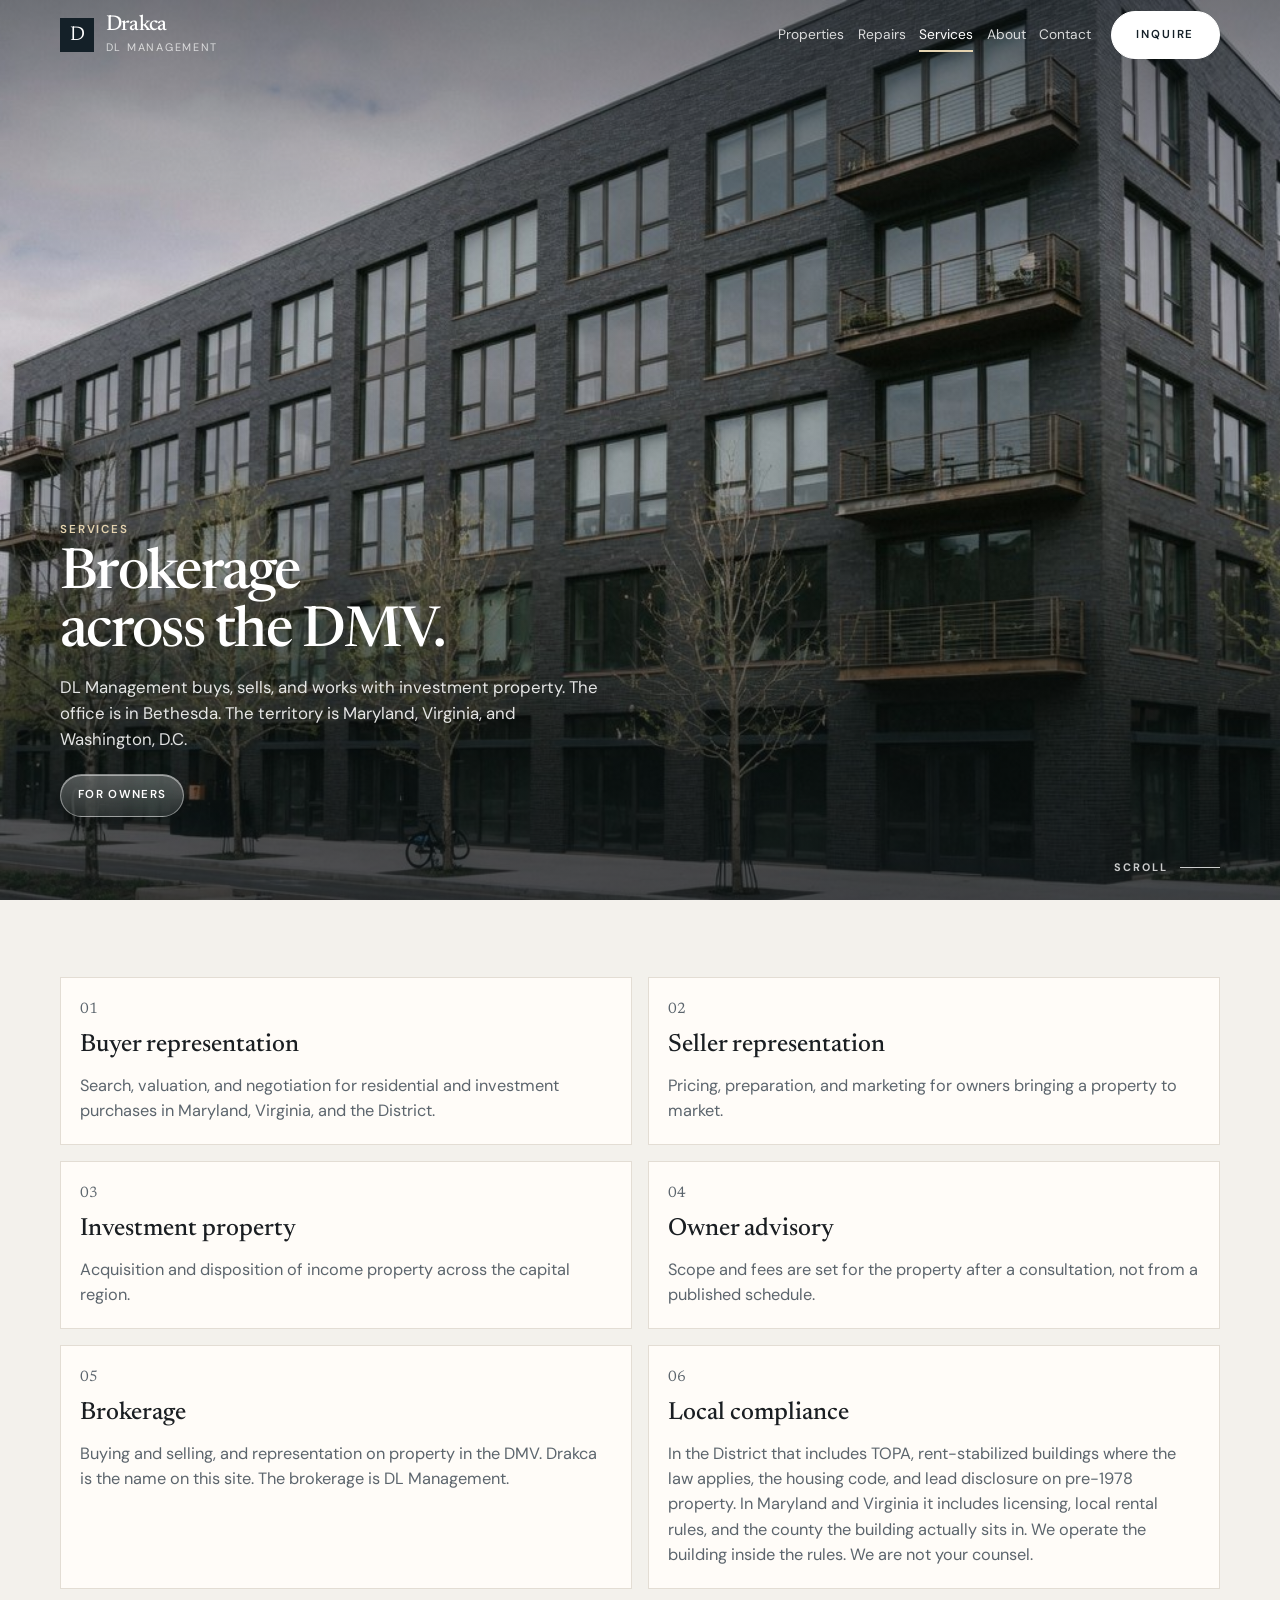
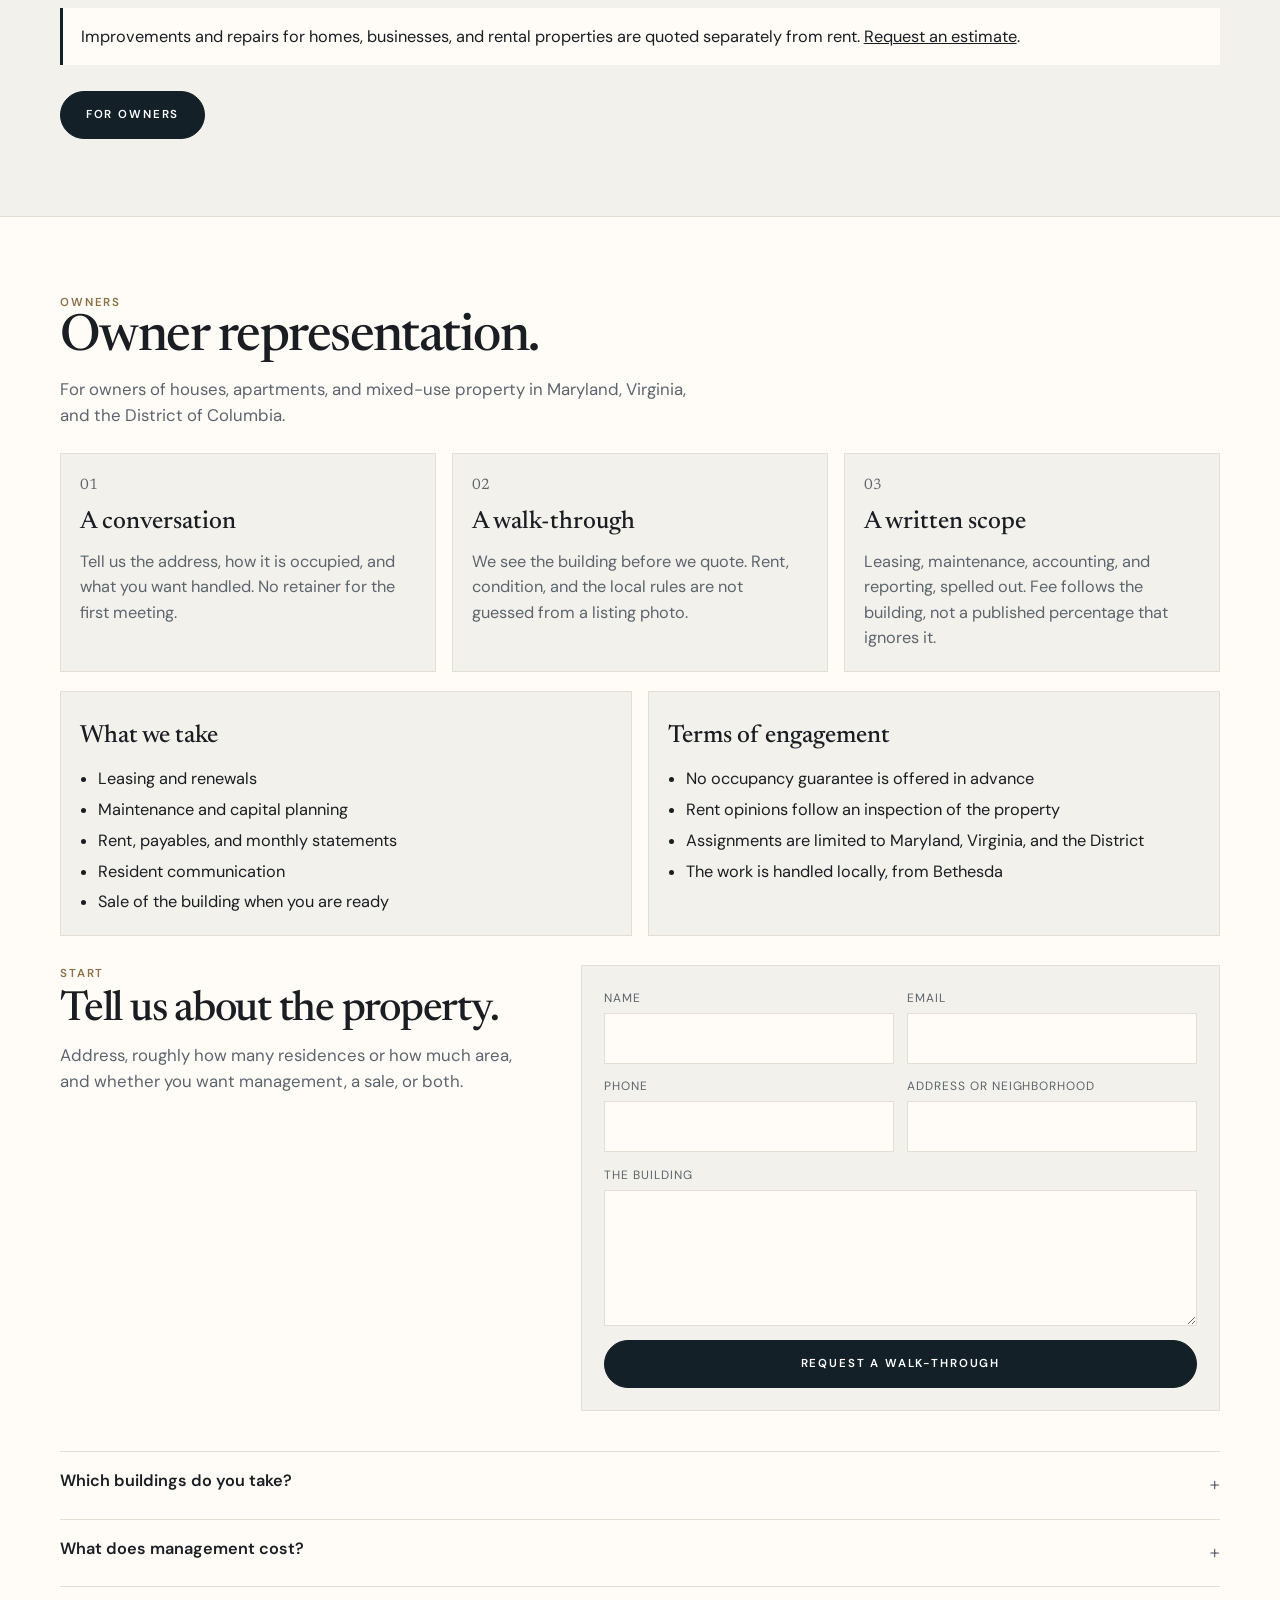
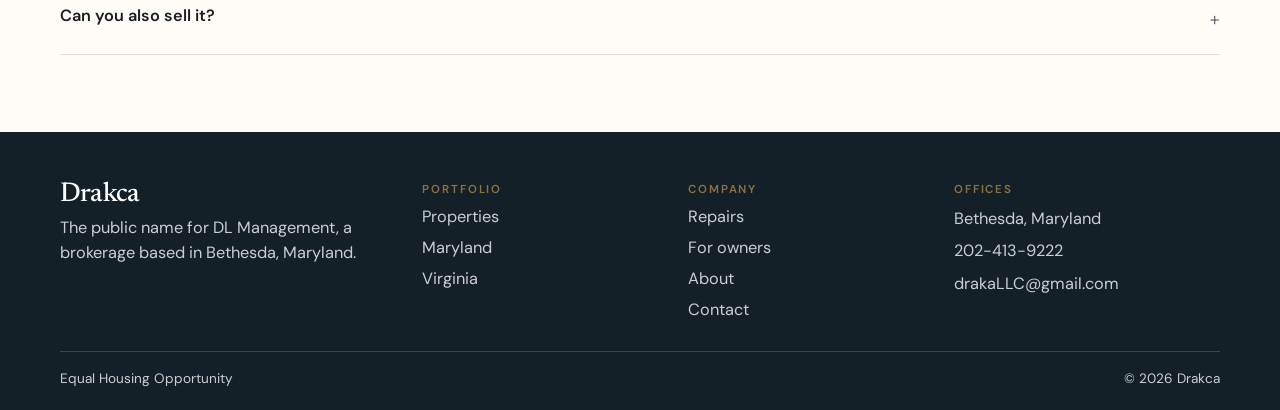
<file: owners.html>
<!DOCTYPE html>
<html lang="en">
<head>
  <meta charset="utf-8">
  <meta http-equiv="refresh" content="0; url=services.html#owners">
  <link rel="canonical" href="services.html#owners">
  <title>Owners — Drakca</title>
  <script>location.replace("services.html#owners");</script>
</head>
<body>
  <p><a href="services.html#owners">For owners</a></p>
</body>
</html>
</file>
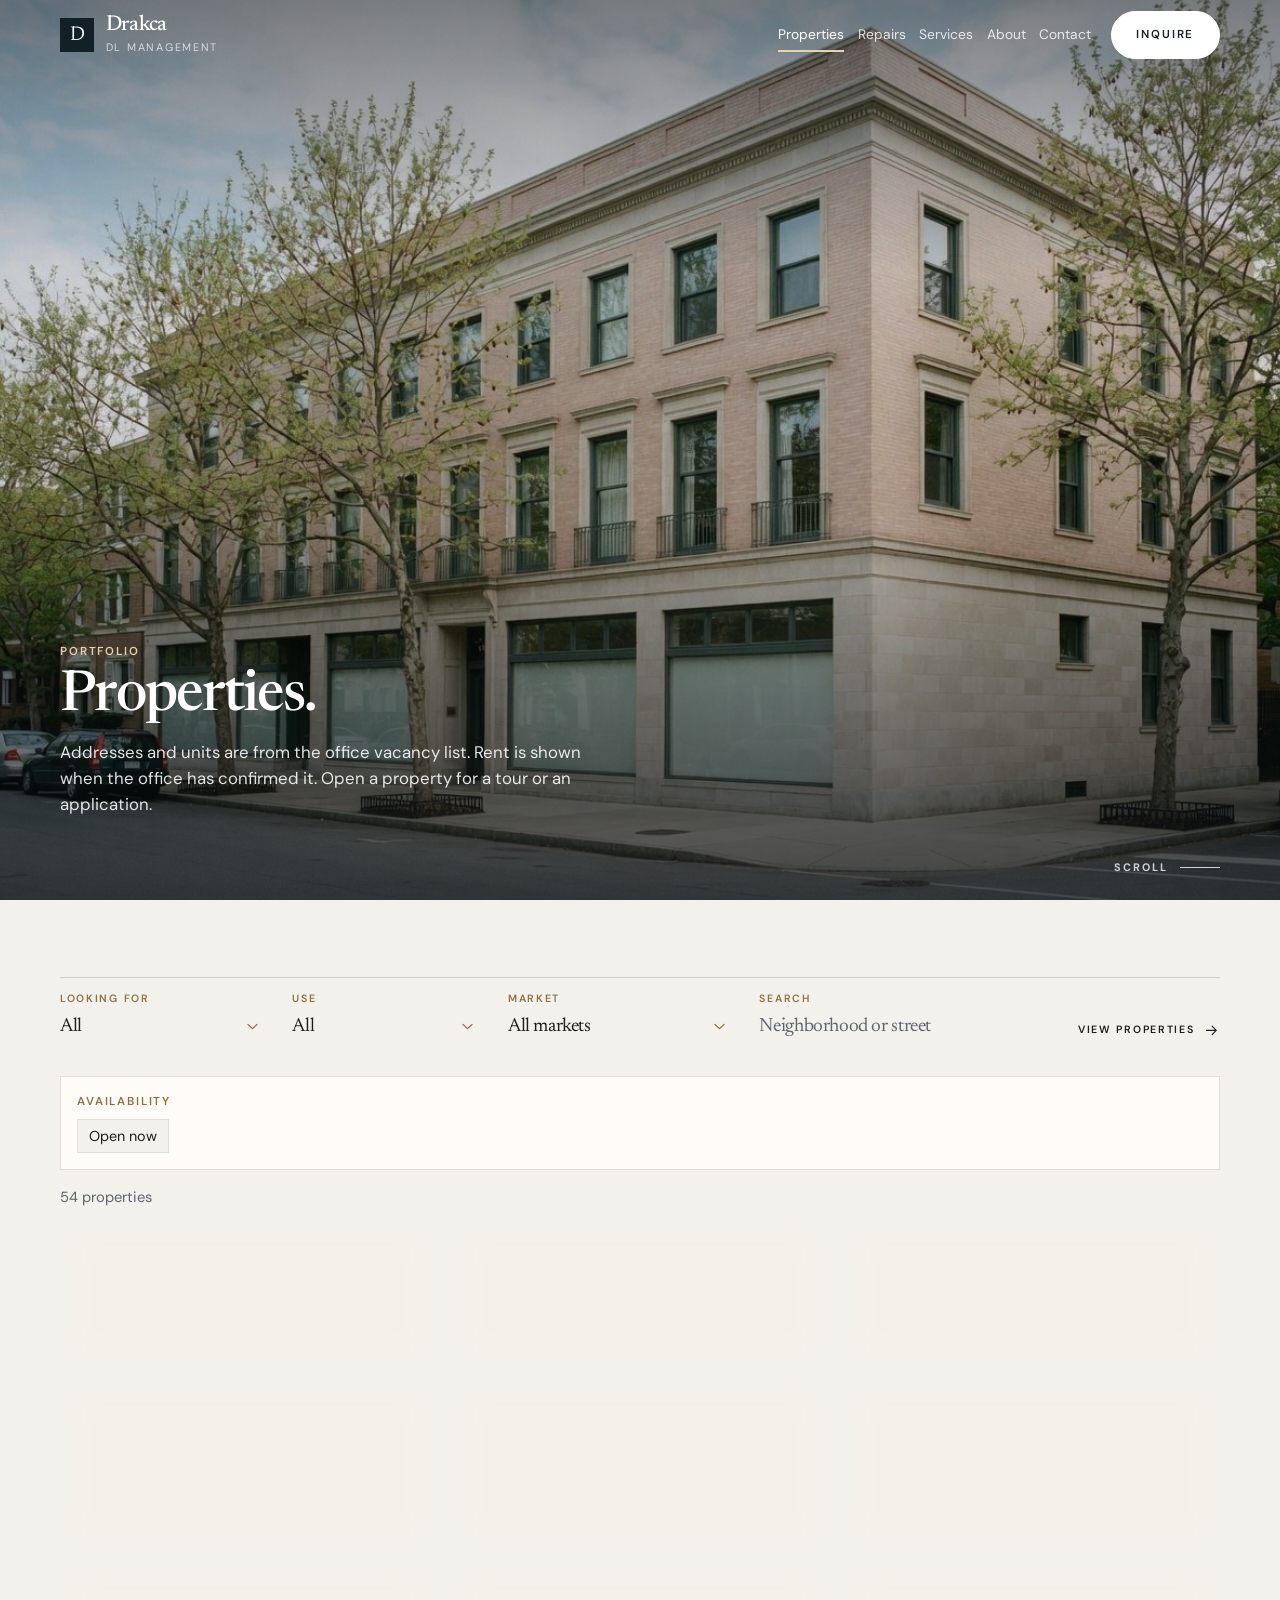
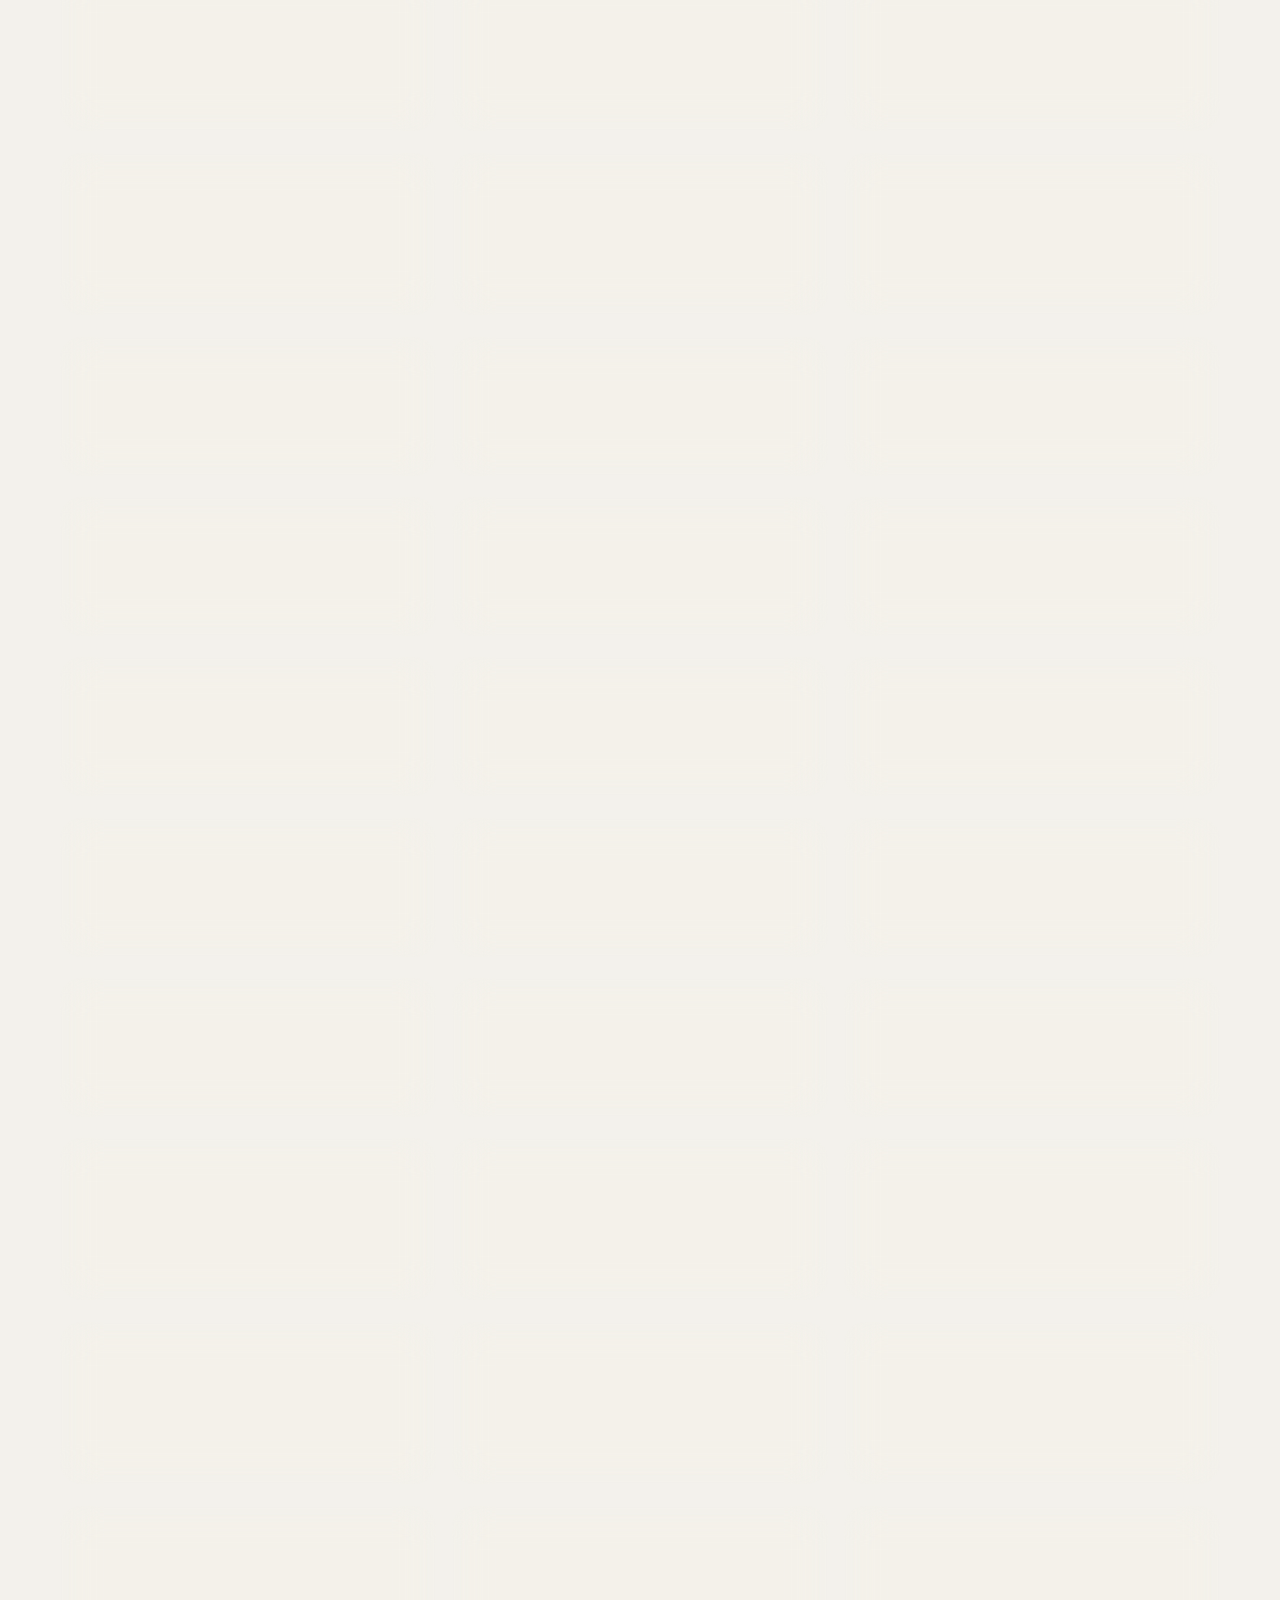
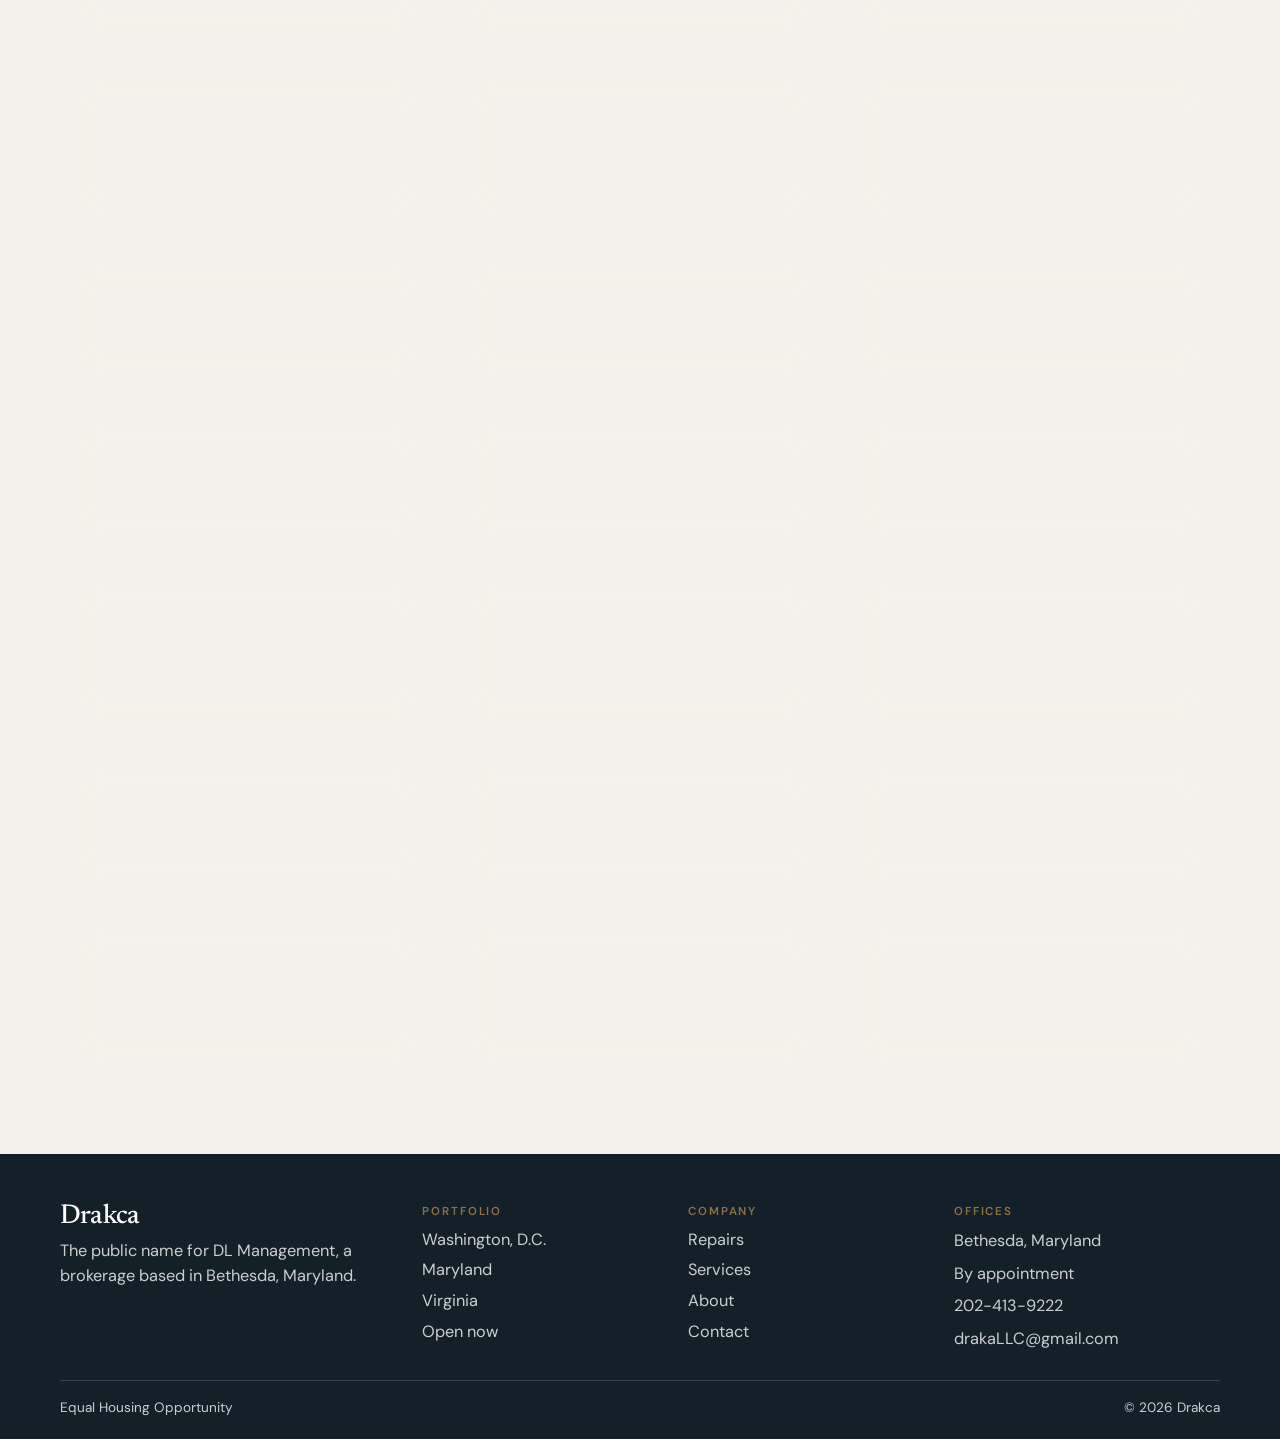
<file: properties.html>
<!DOCTYPE html>
<html lang="en">
<head>
  <meta charset="utf-8">
  <meta name="viewport" content="width=device-width, initial-scale=1">
  <title>Properties — Drakca</title>
  <meta name="description" content="Properties from DL Management across Maryland, Virginia, and Washington, D.C.">
  <meta name="theme-color" content="#142028">
  <link rel="icon" href="favicon.svg" type="image/svg+xml">
  <link rel="preconnect" href="https://fonts.googleapis.com">
  <link rel="preconnect" href="https://fonts.gstatic.com" crossorigin>
  <link href="https://fonts.googleapis.com/css2?family=DM+Sans:ital,opsz,wght@0,9..40,400;0,9..40,500;0,9..40,600;0,9..40,700&family=Newsreader:opsz,wght@6..72,400;6..72,500;6..72,600&display=swap" rel="stylesheet">
  <link rel="stylesheet" href="css/styles.css?v=14">
</head>
<body data-page="properties">
  <a class="skip" href="#main">Skip to content</a>
  <header class="site-header" id="header">
    <div class="wrap header-inner">
      <a class="brand" href="index.html"><span class="brand-mark" aria-hidden="true">D</span><span class="brand-type"><span class="brand-name">Drakca</span><span class="brand-sub">DL Management</span></span></a>
      <button class="menu-toggle" type="button" aria-expanded="false" aria-controls="nav-panel">Menu</button>
      <nav class="nav-panel" id="nav-panel" aria-label="Primary">
        <a href="properties.html" data-nav="properties">Properties</a>
        <a href="improvements.html" data-nav="improvements">Repairs</a>
        <a href="services.html" data-nav="services">Services</a>
        <a href="about.html" data-nav="about">About</a>
        <a href="contact.html" data-nav="contact">Contact</a>
        <a class="btn nav-inquire" href="contact.html">Inquire</a>
      </nav>
    </div>
  </header>
  <main id="main">
    <section class="page-hero">
      <img class="hero-media" src="images/wisconsin.jpg" alt="">
      <div class="hero-shade" aria-hidden="true"></div>
      <div class="wrap">
        <p class="eyebrow">Portfolio</p>
        <h1>Properties.</h1>
        <p class="lede">Addresses and units are from the office vacancy list. Rent is shown when the office has confirmed it. Open a property for a tour or an application.</p>
      </div>
      <a class="scroll-cue" href="#page">
        <span>Scroll</span>
        <span class="scroll-line" aria-hidden="true"></span>
      </a>
    </section>
    <section class="section" id="page">
      <div class="wrap">
        <form class="finder finder-page" action="properties.html#page" method="get">
          <label>
            <span>Looking for</span>
            <select name="intent">
              <option value="">All</option>
              <option value="rent">For rent</option>
            </select>
          </label>
          <label>
            <span>Use</span>
            <select name="type">
              <option value="">All</option>
              <option value="Residential">Residential</option>
              <option value="Commercial">Commercial</option>
              <option value="Retail">Retail</option>
            </select>
          </label>
          <label>
            <span>Market</span>
            <select name="state">
              <option value="">All markets</option>
              <option value="Maryland">Maryland</option>
              <option value="Virginia">Virginia</option>
              <option value="Washington, D.C.">Washington, D.C.</option>
            </select>
          </label>
          <label class="finder-query">
            <span>Search</span>
            <input type="search" name="q" placeholder="Neighborhood or street" autocomplete="off">
          </label>
          <button class="finder-go" type="submit">
            <span>View properties</span>
            <svg viewBox="0 0 24 24" aria-hidden="true"><path d="M5 12h14M13 6l6 6-6 6" fill="none" stroke="currentColor" stroke-width="1.6" stroke-linecap="round" stroke-linejoin="round"/></svg>
          </button>
        </form>
        <div id="filters" class="filter-bar"></div>
        <p class="result-row">
          <span id="result-count" class="result-count" aria-live="polite"></span>
          <button type="button" class="btn-glass" id="clear-filters" hidden>Clear</button>
        </p>
        <div id="book" class="book"></div>
        <div id="empty" class="empty" hidden>
          <p>Nothing in the portfolio matches.</p>
        </div>
      </div>
    </section>
  </main>
  <footer class="site-footer">
    <div class="wrap foot-grid">
      <div><p class="brand-name">Drakca</p><p>The public name for DL Management, a brokerage based in Bethesda, Maryland.</p></div>
      <div><p class="foot-label">Portfolio</p><a href="properties.html?state=Washington%2C%20D.C.">Washington, D.C.</a><a href="properties.html?state=Maryland">Maryland</a><a href="properties.html?state=Virginia">Virginia</a><a href="properties.html?open=1">Open now</a></div>
      <div><p class="foot-label">Company</p><a href="improvements.html">Repairs</a><a href="services.html">Services</a><a href="about.html">About</a><a href="contact.html">Contact</a></div>
      <div><p class="foot-label">Offices</p><p>Bethesda, Maryland</p><p>By appointment</p><p><a data-phone href=""></a></p><p><a data-email href=""></a></p></div>
    </div>
    <div class="wrap legal"><span>Equal Housing Opportunity</span><span>© <span id="year">2026</span> Drakca</span></div>
  </footer>
  <script src="js/data.js"></script>
  <script src="js/site.js"></script>
</body>
</html>
</file>
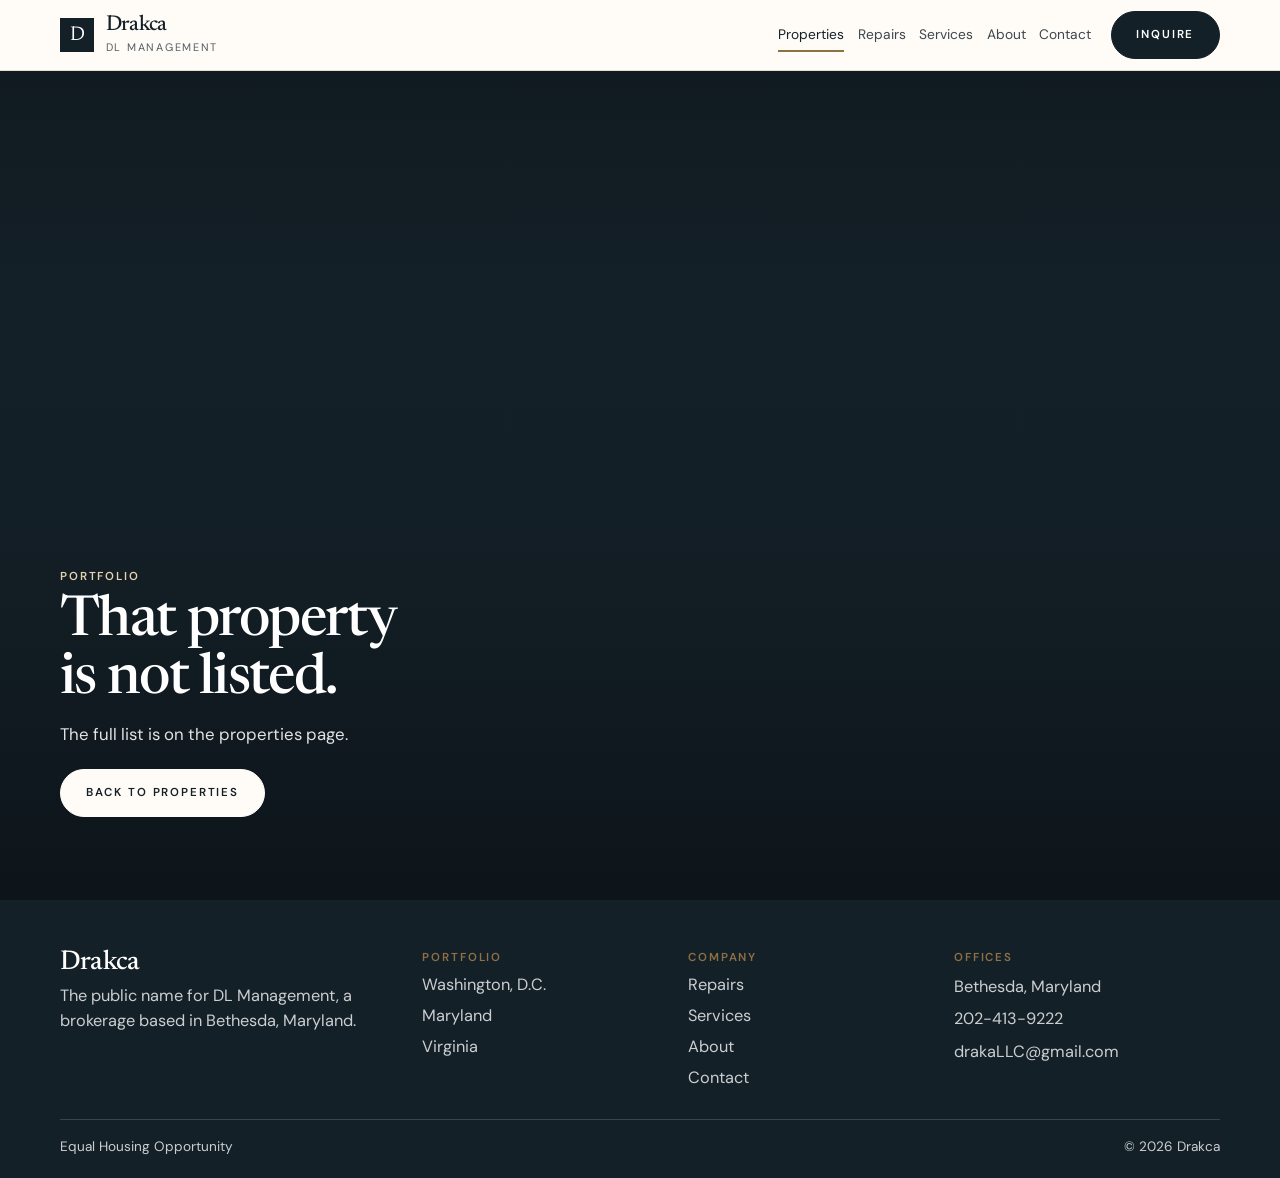
<file: property.html>
<!DOCTYPE html>
<html lang="en">
<head>
  <meta charset="utf-8">
  <meta name="viewport" content="width=device-width, initial-scale=1">
  <title>Property — Drakca</title>
  <meta name="description" content="A property listed by Drakca.">
  <meta name="theme-color" content="#142028">
  <link rel="icon" href="favicon.svg" type="image/svg+xml">
  <link rel="preconnect" href="https://fonts.googleapis.com">
  <link rel="preconnect" href="https://fonts.gstatic.com" crossorigin>
  <link href="https://fonts.googleapis.com/css2?family=DM+Sans:ital,opsz,wght@0,9..40,400;0,9..40,500;0,9..40,600;0,9..40,700&family=Newsreader:opsz,wght@6..72,400;6..72,500;6..72,600&display=swap" rel="stylesheet">
  <link rel="stylesheet" href="css/styles.css?v=14">
</head>
<body data-page="property">
  <a class="skip" href="#main">Skip to content</a>
  <header class="site-header" id="header">
    <div class="wrap header-inner">
      <a class="brand" href="index.html"><span class="brand-mark" aria-hidden="true">D</span><span class="brand-type"><span class="brand-name">Drakca</span><span class="brand-sub">DL Management</span></span></a>
      <button class="menu-toggle" type="button" aria-expanded="false" aria-controls="nav-panel">Menu</button>
      <nav class="nav-panel" id="nav-panel" aria-label="Primary">
        <a href="properties.html" data-nav="properties">Properties</a>
        <a href="improvements.html" data-nav="improvements">Repairs</a>
        <a href="services.html" data-nav="services">Services</a>
        <a href="about.html" data-nav="about">About</a>
        <a href="contact.html" data-nav="contact">Contact</a>
        <a class="btn nav-inquire" href="contact.html">Inquire</a>
      </nav>
    </div>
  </header>
  <main id="main"><div id="property"></div></main>
  <footer class="site-footer">
    <div class="wrap foot-grid">
      <div><p class="brand-name">Drakca</p><p>The public name for DL Management, a brokerage based in Bethesda, Maryland.</p></div>
      <div><p class="foot-label">Portfolio</p><a href="properties.html?state=Washington%2C%20D.C.">Washington, D.C.</a><a href="properties.html?state=Maryland">Maryland</a><a href="properties.html?state=Virginia">Virginia</a></div>
      <div><p class="foot-label">Company</p><a href="improvements.html">Repairs</a><a href="services.html">Services</a><a href="about.html">About</a><a href="contact.html">Contact</a></div>
      <div><p class="foot-label">Offices</p><p>Bethesda, Maryland</p><p><a data-phone href=""></a></p><p><a data-email href=""></a></p></div>
    </div>
    <div class="wrap legal"><span>Equal Housing Opportunity</span><span>© <span id="year">2026</span> Drakca</span></div>
  </footer>
  <script src="js/data.js"></script>
  <script src="js/site.js"></script>
</body>
</html>
</file>
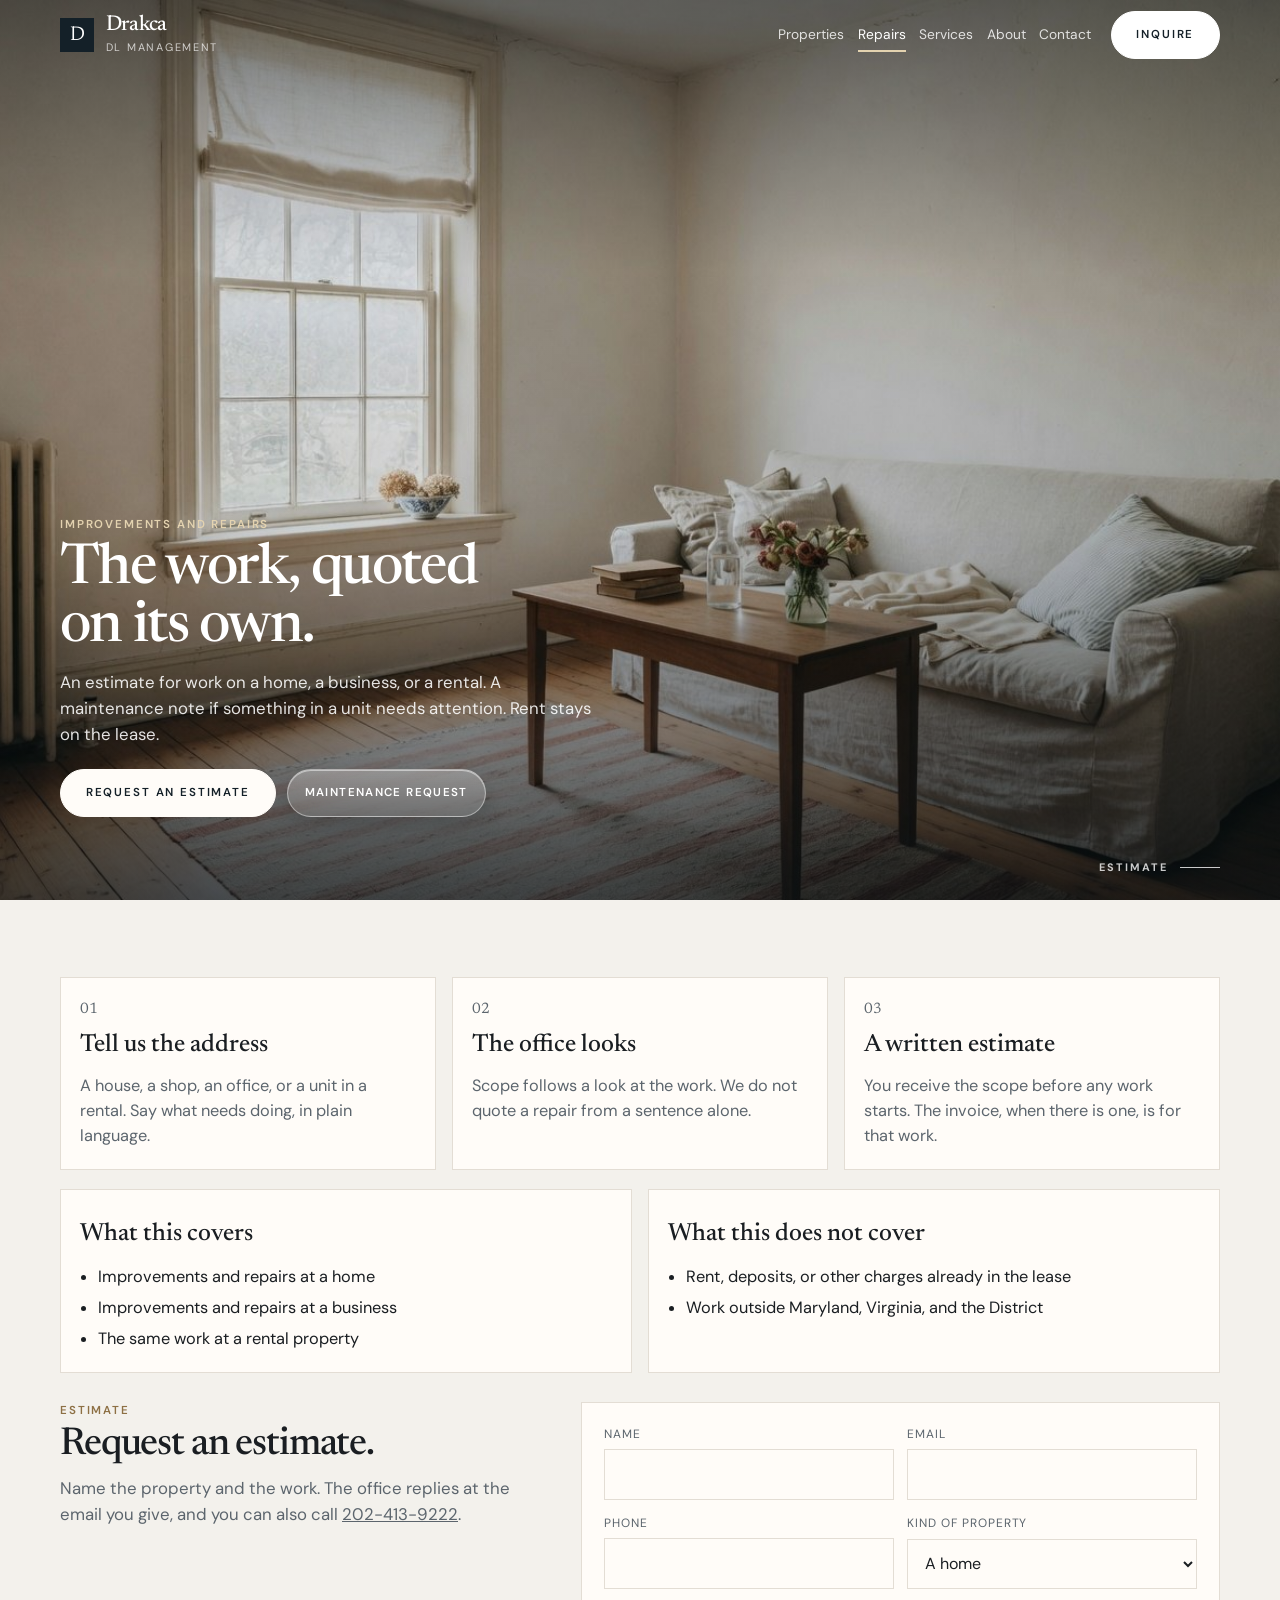
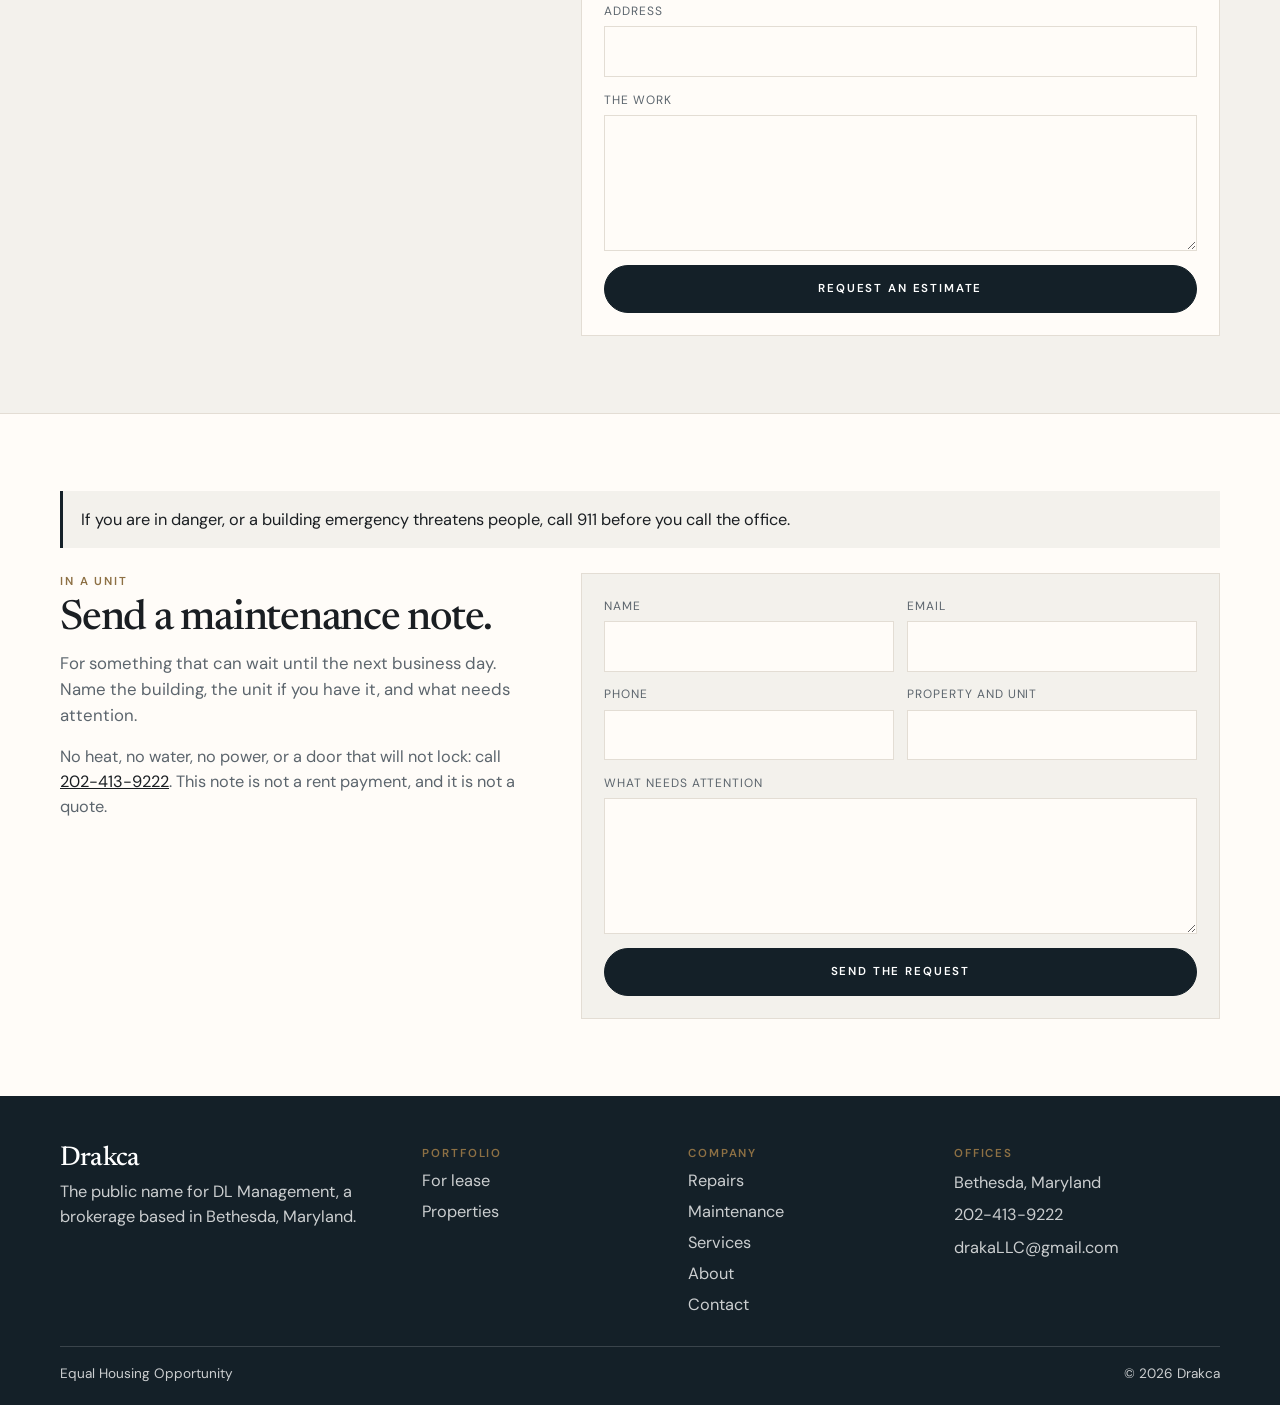
<file: residents.html>
<!DOCTYPE html>
<html lang="en">
<head>
  <meta charset="utf-8">
  <meta http-equiv="refresh" content="0; url=improvements.html#maintenance">
  <link rel="canonical" href="improvements.html#maintenance">
  <title>Maintenance — Drakca</title>
  <script>location.replace("improvements.html#maintenance");</script>
</head>
<body>
  <p><a href="improvements.html#maintenance">Maintenance request</a></p>
</body>
</html>
</file>
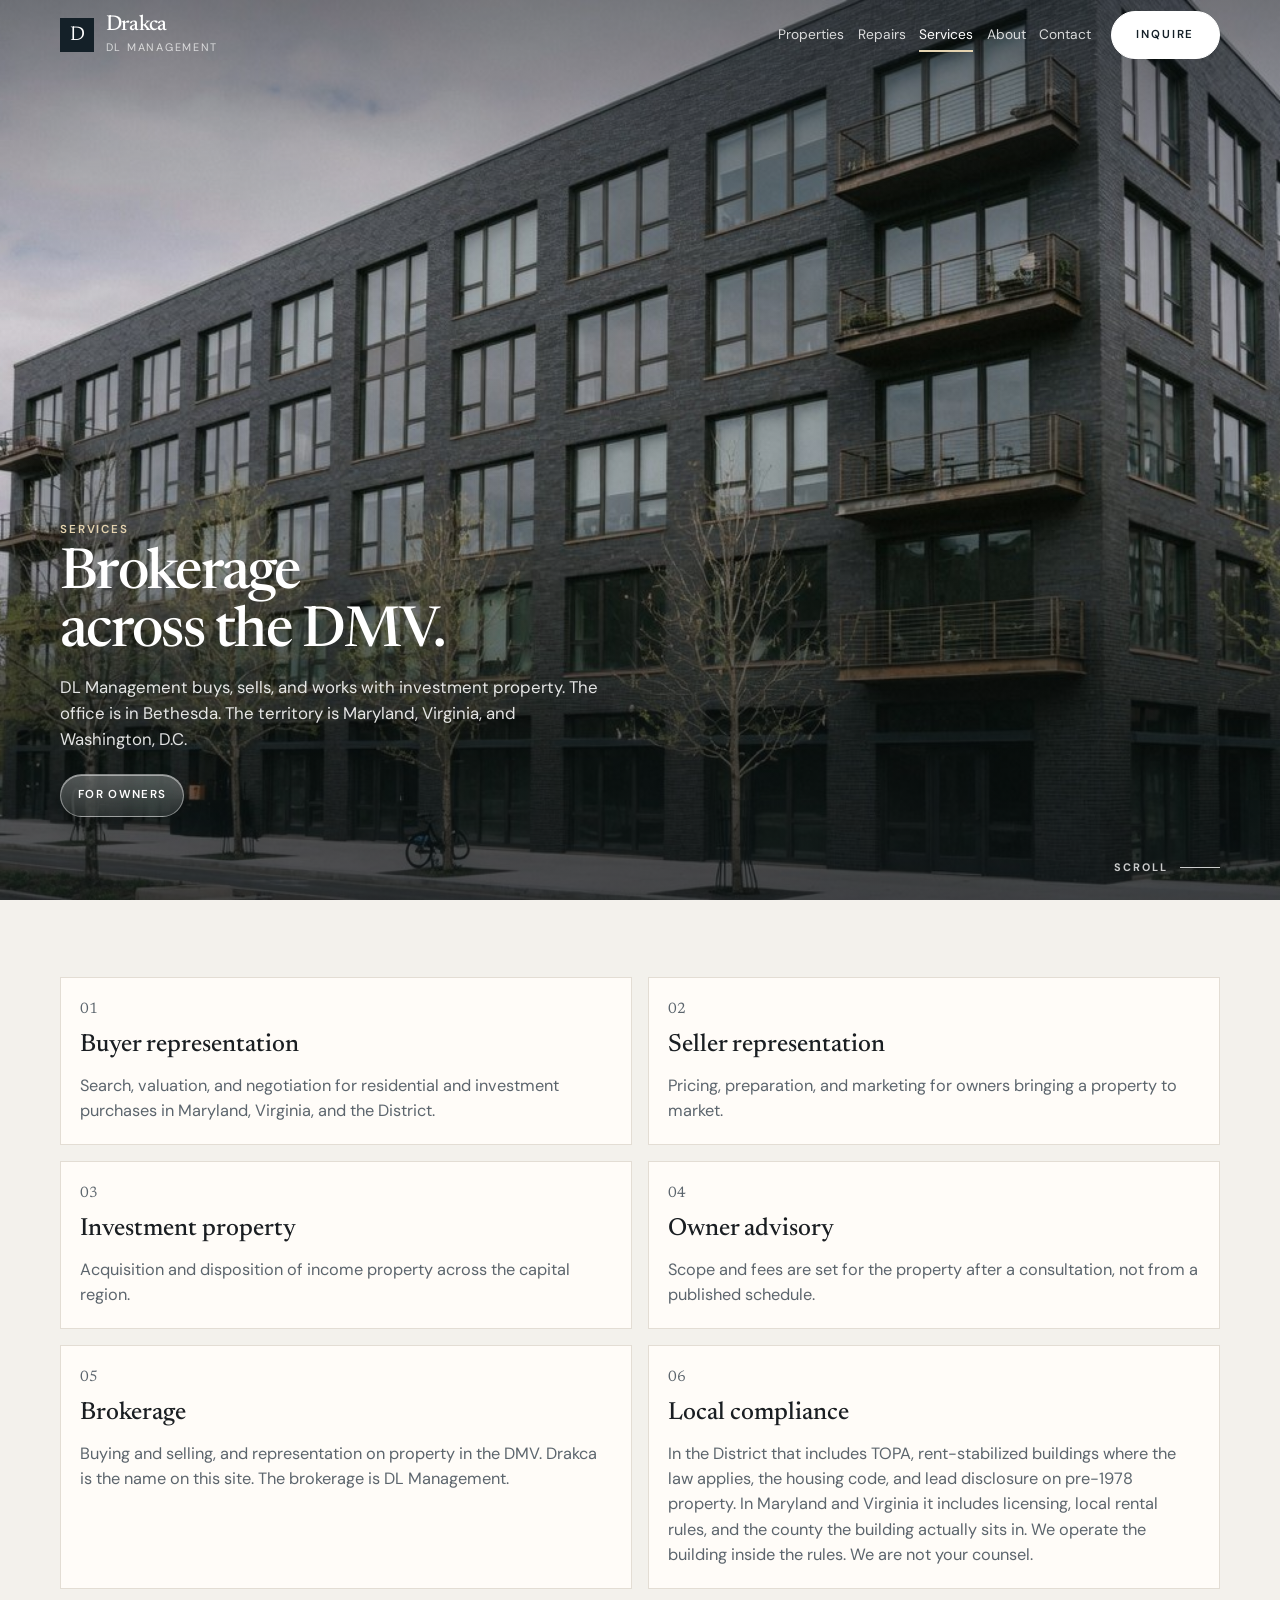
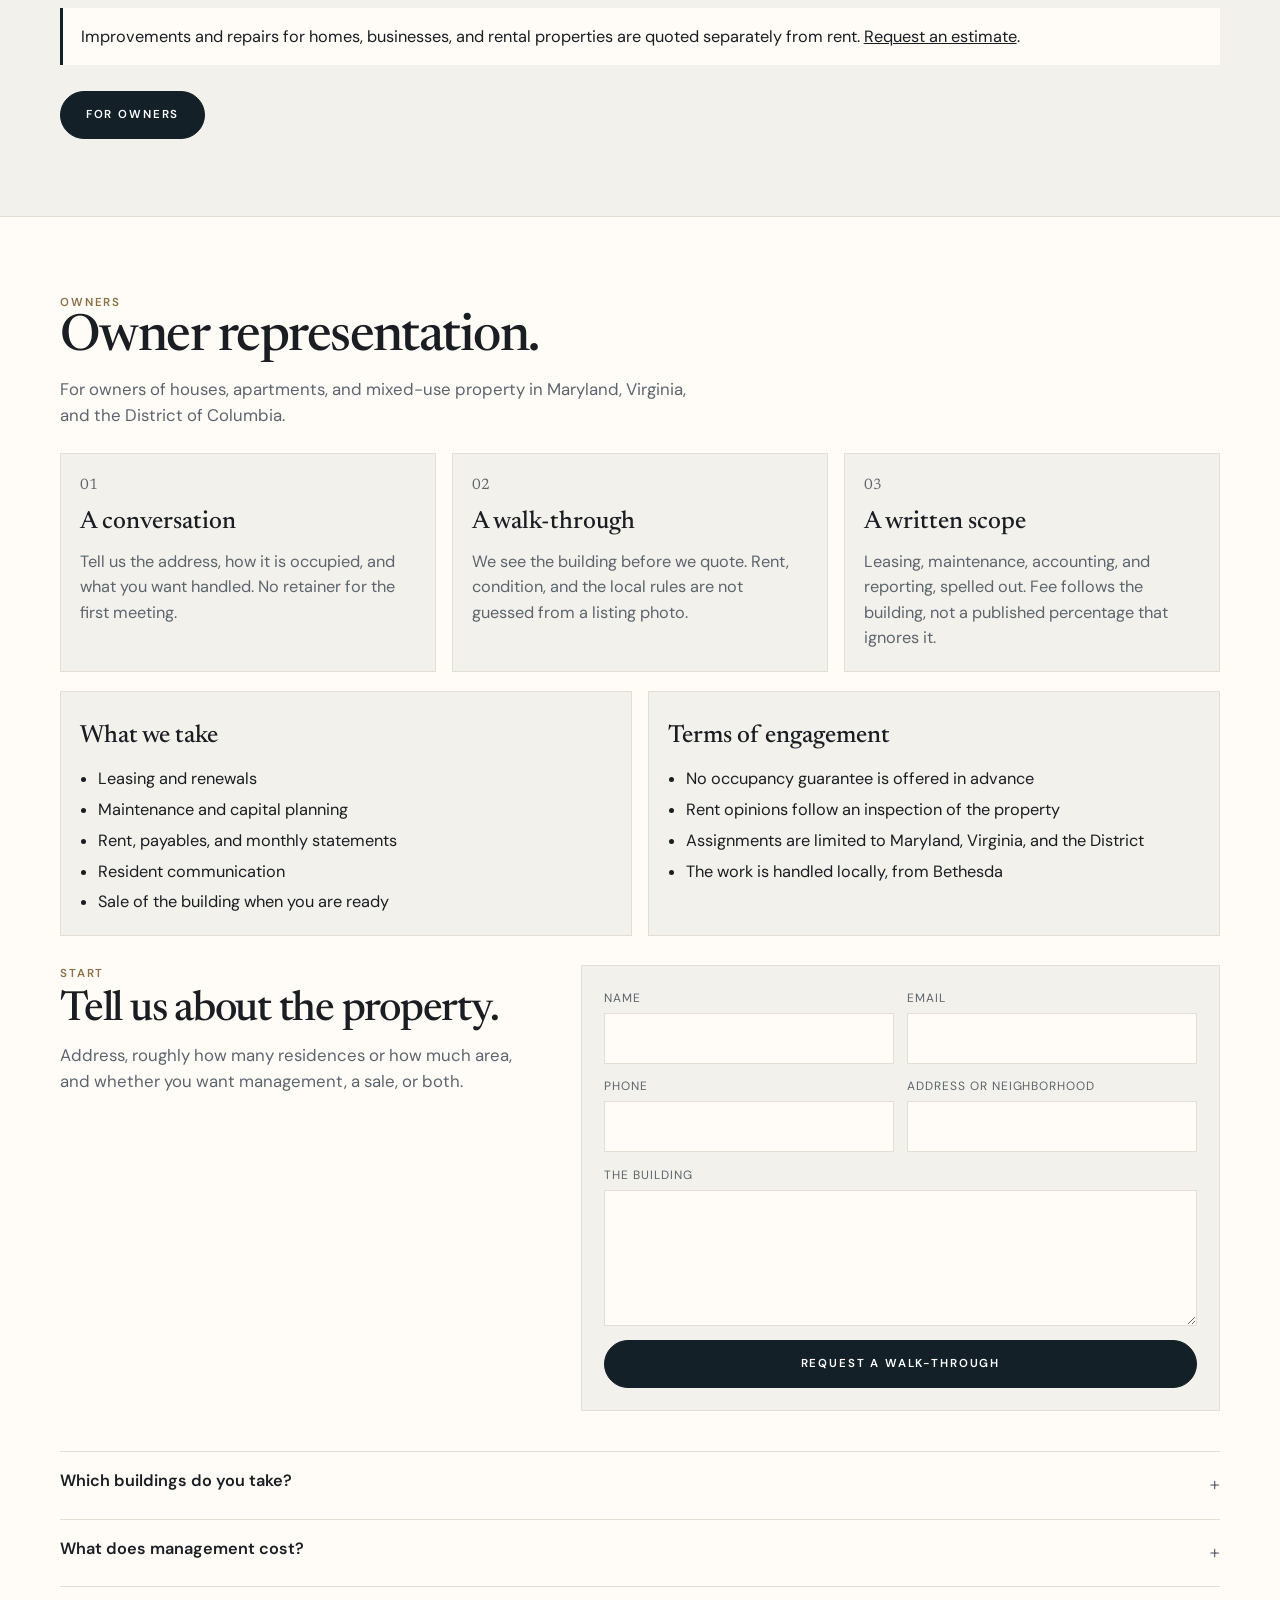
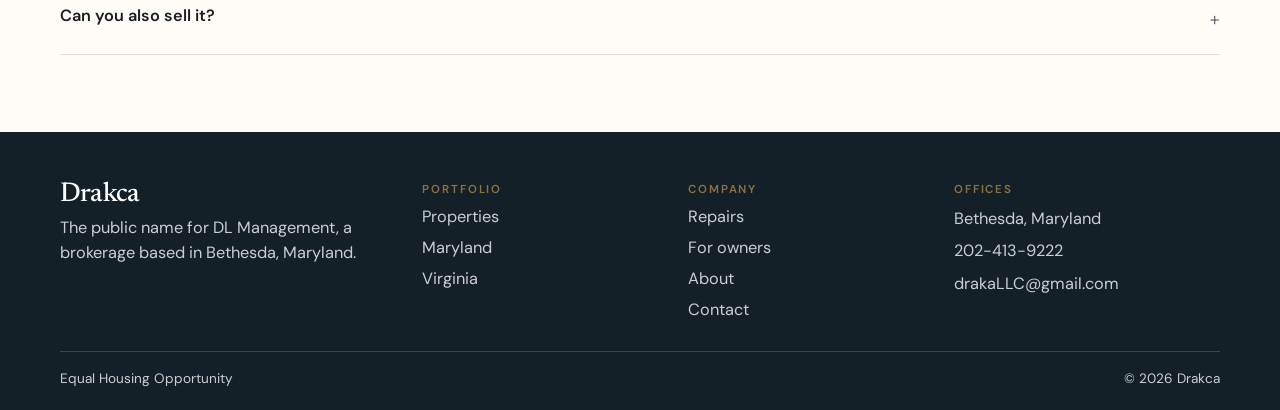
<file: services.html>
<!DOCTYPE html>
<html lang="en">
<head>
  <meta charset="utf-8">
  <meta name="viewport" content="width=device-width, initial-scale=1">
  <title>Services — Drakca</title>
  <meta name="description" content="Brokerage across Maryland, Virginia, and Washington, D.C., and a place for owners to start a walk-through.">
  <meta name="theme-color" content="#142028">
  <link rel="icon" href="favicon.svg" type="image/svg+xml">
  <link rel="preconnect" href="https://fonts.googleapis.com">
  <link rel="preconnect" href="https://fonts.gstatic.com" crossorigin>
  <link href="https://fonts.googleapis.com/css2?family=DM+Sans:ital,opsz,wght@0,9..40,400;0,9..40,500;0,9..40,600;0,9..40,700&family=Newsreader:opsz,wght@6..72,400;6..72,500;6..72,600&display=swap" rel="stylesheet">
  <link rel="stylesheet" href="css/styles.css?v=14">
</head>
<body data-page="services">
  <a class="skip" href="#main">Skip to content</a>
  <header class="site-header" id="header">
    <div class="wrap header-inner">
      <a class="brand" href="index.html"><span class="brand-mark" aria-hidden="true">D</span><span class="brand-type"><span class="brand-name">Drakca</span><span class="brand-sub">DL Management</span></span></a>
      <button class="menu-toggle" type="button" aria-expanded="false" aria-controls="nav-panel">Menu</button>
      <nav class="nav-panel" id="nav-panel" aria-label="Primary">
        <a href="properties.html" data-nav="properties">Properties</a>
        <a href="improvements.html" data-nav="improvements">Repairs</a>
        <a href="services.html" data-nav="services">Services</a>
        <a href="about.html" data-nav="about">About</a>
        <a href="contact.html" data-nav="contact">Contact</a>
        <a class="btn nav-inquire" href="contact.html">Inquire</a>
      </nav>
    </div>
  </header>
  <main id="main">
    <section class="page-hero">
      <img class="hero-media" src="images/half.jpg" alt="">
      <div class="hero-shade" aria-hidden="true"></div>
      <div class="wrap">
        <p class="eyebrow">Services</p>
        <h1>Brokerage across the DMV.</h1>
        <p class="lede">DL Management buys, sells, and works with investment property. The office is in Bethesda. The territory is Maryland, Virginia, and Washington, D.C.</p>
        <p class="hero-actions">
          <a class="btn-glass" href="#owners">For owners</a>
        </p>
      </div>
      <a class="scroll-cue" href="#page">
        <span>Scroll</span>
        <span class="scroll-line" aria-hidden="true"></span>
      </a>
    </section>
    <section class="section" id="page">
      <div class="wrap">
        <div class="service-grid">
        <article class="service-card" id="management"><p class="num">01</p><h3>Buyer representation</h3><p>Search, valuation, and negotiation for residential and investment purchases in Maryland, Virginia, and the District.</p></article>
        <article class="service-card" id="leasing"><p class="num">02</p><h3>Seller representation</h3><p>Pricing, preparation, and marketing for owners bringing a property to market.</p></article>
        <article class="service-card" id="maintenance"><p class="num">03</p><h3>Investment property</h3><p>Acquisition and disposition of income property across the capital region.</p></article>
        <article class="service-card" id="accounting"><p class="num">04</p><h3>Owner advisory</h3><p>Scope and fees are set for the property after a consultation, not from a published schedule.</p></article>
        <article class="service-card" id="brokerage"><p class="num">05</p><h3>Brokerage</h3><p>Buying and selling, and representation on property in the DMV. Drakca is the name on this site. The brokerage is DL Management.</p></article>
        <article class="service-card" id="rules"><p class="num">06</p><h3>Local compliance</h3><p>In the District that includes TOPA, rent-stabilized buildings where the law applies, the housing code, and lead disclosure on pre-1978 property. In Maryland and Virginia it includes licensing, local rental rules, and the county the building actually sits in. We operate the building inside the rules. We are not your counsel.</p></article>
        </div>
        <div class="callout" style="margin-top:1.2rem">
          <p>Improvements and repairs for homes, businesses, and rental properties are quoted separately from rent. <a href="improvements.html#estimate">Request an estimate</a>.</p>
        </div>
        <p class="page-action"><a class="btn" href="#owners">For owners</a></p>
      </div>
    </section>
    <section class="section page-band" id="owners">
      <div class="wrap">
        <div class="section-head">
          <p class="eyebrow">Owners</p>
          <h2>Owner representation.</h2>
          <p class="lede">For owners of houses, apartments, and mixed-use property in Maryland, Virginia, and the District of Columbia.</p>
        </div>
        <div class="steps">
          <article class="step"><p class="num">01</p><h3>A conversation</h3><p>Tell us the address, how it is occupied, and what you want handled. No retainer for the first meeting.</p></article>
          <article class="step"><p class="num">02</p><h3>A walk-through</h3><p>We see the building before we quote. Rent, condition, and the local rules are not guessed from a listing photo.</p></article>
          <article class="step"><p class="num">03</p><h3>A written scope</h3><p>Leasing, maintenance, accounting, and reporting, spelled out. Fee follows the building, not a published percentage that ignores it.</p></article>
        </div>
        <div class="split" style="margin-top:1.2rem">
          <article class="info-card">
            <h3>What we take</h3>
            <ul class="list">
              <li>Leasing and renewals</li>
              <li>Maintenance and capital planning</li>
              <li>Rent, payables, and monthly statements</li>
              <li>Resident communication</li>
              <li>Sale of the building when you are ready</li>
            </ul>
          </article>
          <article class="info-card">
            <h3>Terms of engagement</h3>
            <ul class="list">
              <li>No occupancy guarantee is offered in advance</li>
              <li>Rent opinions follow an inspection of the property</li>
              <li>Assignments are limited to Maryland, Virginia, and the District</li>
              <li>The work is handled locally, from Bethesda</li>
            </ul>
          </article>
        </div>
        <div class="contact-grid" id="owner-start" style="margin-top:1.8rem">
          <div>
            <p class="eyebrow">Start</p>
            <h2>Tell us about the property.</h2>
            <p class="lede">Address, roughly how many residences or how much area, and whether you want management, a sale, or both.</p>
          </div>
          <div>
            <form class="desk-form form" data-topic="owner" novalidate>
              <input type="hidden" name="who" value="An owner">
              <div class="form-row">
                <div class="field"><label for="owner-name">Name</label><input id="owner-name" name="name" autocomplete="name" required></div>
                <div class="field"><label for="owner-email">Email</label><input id="owner-email" name="email" type="email" autocomplete="email" required></div>
              </div>
              <div class="form-row">
                <div class="field"><label for="owner-phone">Phone</label><input id="owner-phone" name="phone" type="tel" autocomplete="tel"></div>
                <div class="field"><label for="owner-subject">Address or neighborhood</label><input id="owner-subject" name="subject"></div>
              </div>
              <div class="field"><label for="owner-message">The building</label><textarea id="owner-message" name="message" required></textarea></div>
              <button class="btn" type="submit">Request a walk-through</button>
            </form>
            <div class="form-success" hidden tabindex="-1">
              <p class="eyebrow">Ready to send</p>
              <h2>Thank you.</h2>
              <p>The note is addressed to the office. Send it from your email program, and the office will reply to schedule a time to see the building.</p>
              <p style="margin-top:1rem"><a class="btn" data-mailto href="mailto:drakaLLC@gmail.com">Email the office</a></p>
            </div>
          </div>
        </div>
        <div class="faq" style="margin-top:2.5rem">
          <details>
            <summary>Which buildings do you take?</summary>
            <p>Apartment houses, small mixed-use buildings, retail rows, modest office, and the occasional single house. We work in the District of Columbia, suburban Maryland, and Northern Virginia. We do not take scattered condominiums across the country.</p>
          </details>
          <details>
            <summary>What does management cost?</summary>
            <p>It depends on the building: size, age of the systems, and whether it is occupied. We quote after the walk-through. We do not publish a rate that ignores the property.</p>
          </details>
          <details>
            <summary>Can you also sell it?</summary>
            <p>Yes. Brokerage sits with management. If you want a sale, we say so in the scope. We represent buildings we know, including ones we already manage.</p>
          </details>
        </div>
      </div>
    </section>
  </main>
  <footer class="site-footer">
    <div class="wrap foot-grid">
      <div><p class="brand-name">Drakca</p><p>The public name for DL Management, a brokerage based in Bethesda, Maryland.</p></div>
      <div><p class="foot-label">Portfolio</p><a href="properties.html">Properties</a><a href="properties.html?state=Maryland">Maryland</a><a href="properties.html?state=Virginia">Virginia</a></div>
      <div><p class="foot-label">Company</p><a href="improvements.html">Repairs</a><a href="services.html#owners">For owners</a><a href="about.html">About</a><a href="contact.html">Contact</a></div>
      <div><p class="foot-label">Offices</p><p>Bethesda, Maryland</p><p><a data-phone href=""></a></p><p><a data-email href=""></a></p></div>
    </div>
    <div class="wrap legal"><span>Equal Housing Opportunity</span><span>© <span id="year">2026</span> Drakca</span></div>
  </footer>
  <script src="js/data.js"></script>
  <script src="js/site.js"></script>
</body>
</html>
</file>
<file: css/styles.css>
:root {
  --navy: #142028;
  --navy-2: #1d303b;
  --ink: #1a1e22;
  --muted: #5c656d;
  --line: #e3ddd4;
  --bg: #f3f1ec;
  --white: #fffcf8;
  --brass: #8d7044;
  --serif: "Newsreader", "Iowan Old Style", Georgia, serif;
  --sans: "DM Sans", "Avenir Next", "Segoe UI", sans-serif;
  --pad: clamp(1.15rem, 3vw, 2rem);
  --max: 1160px;
  --header: 4.4rem;
  color-scheme: light;
}

*, *::before, *::after { box-sizing: border-box; }
[hidden] { display: none !important; }
html { scroll-behavior: smooth; }
body {
  margin: 0;
  background: var(--bg);
  color: var(--ink);
  font-family: var(--sans);
  font-size: 1.02rem;
  line-height: 1.55;
  text-rendering: optimizeLegibility;
}
body.nav-open { overflow: hidden; }
img { max-width: 100%; display: block; }
button, input, select, textarea { font: inherit; color: inherit; }
button { cursor: pointer; }
h1, h2, h3, p { margin: 0; }
a { color: inherit; }
:focus-visible { outline: 2px solid var(--navy); outline-offset: 3px; }
::selection { background: var(--navy); color: white; }

.skip {
  position: absolute; left: var(--pad); top: -4rem;
  background: var(--navy); color: white; padding: 0.5rem 0.75rem; z-index: 80;
}
.skip:focus { top: 0.5rem; }
.wrap { width: min(var(--max), calc(100% - var(--pad) * 2)); margin-inline: auto; }
.eyebrow, .kicker, .foot-label, .filter-label {
  font-size: 0.72rem;
  letter-spacing: 0.16em;
  text-transform: uppercase;
  color: var(--brass);
  font-weight: 600;
}
.lede { color: var(--muted); max-width: 40rem; font-size: 1.05rem; }
h1, h2, .brand-name, .card h3, .market h3 {
  font-family: var(--serif);
  font-weight: 500;
  letter-spacing: -0.03em;
  line-height: 1.02;
}

.site-header {
  position: fixed; inset: 0 0 auto 0; z-index: 40;
  background: transparent;
  border-bottom: 1px solid transparent;
  color: white;
  transition: background .2s ease, border-color .2s ease, color .2s ease;
}
.site-header.is-scrolled,
body.nav-open .site-header {
  background: var(--white);
  border-bottom-color: var(--line);
  color: var(--navy);
}
.header-inner {
  height: var(--header);
  display: flex;
  align-items: center;
  gap: 1.25rem;
  position: relative;
}
.brand {
  display: flex; align-items: center; gap: 0.7rem;
  text-decoration: none; margin-right: auto;
}
.brand-mark {
  width: 2.15rem; height: 2.15rem;
  display: grid; place-items: center;
  background: var(--navy); color: white;
  font-family: var(--serif); font-size: 1.25rem;
}
.brand-name { display: block; font-size: 1.35rem; line-height: 1; color: inherit; }
.brand-sub {
  display: block; margin-top: 0.15rem;
  font-family: var(--sans); font-size: 0.68rem;
  letter-spacing: 0.16em; text-transform: uppercase; color: inherit; opacity: .72;
}
.nav-panel { display: flex; align-items: center; gap: 0.85rem; }
.nav-panel a:not(.btn) {
  text-decoration: none;
  font-size: 0.86rem;
  color: inherit;
  opacity: .82;
  padding: 0.35rem 0;
  border-bottom: 2px solid transparent;
}
.nav-panel a:not(.btn):hover { opacity: 1; }
.nav-panel a[aria-current="page"] { opacity: 1; border-bottom-color: #e4d3b0; }
.site-header.is-scrolled .nav-panel a[aria-current="page"],
body.nav-open .site-header .nav-panel a[aria-current="page"] { border-bottom-color: var(--brass); }
.nav-inquire {
  margin-left: 0.35rem;
  min-height: 2.5rem;
  padding: 0 1.15rem;
  opacity: 1;
  background: white;
  color: var(--navy);
  border-color: white;
}
.site-header.is-scrolled .nav-inquire,
body.nav-open .nav-inquire {
  background: var(--navy);
  color: white;
  border-color: var(--navy);
}
.menu-toggle {
  display: none;
  height: 2.5rem; padding: 0 0.85rem;
  border: 1px solid rgba(255,255,255,.55);
  background: transparent;
  color: inherit;
}
.site-header.is-scrolled .menu-toggle,
body.nav-open .menu-toggle {
  border-color: var(--line);
  background: var(--white);
  color: var(--navy);
}

.btn, .btn-ghost, .btn-line, .btn-text {
  display: inline-flex; align-items: center; justify-content: center;
  text-decoration: none;
  font-size: 0.72rem; font-weight: 600;
  letter-spacing: 0.16em; text-transform: uppercase;
  transition: background .3s ease, color .3s ease, border-color .3s ease;
}
.btn, .btn-line {
  min-height: 3rem; padding: 0 1.55rem;
  border: 1px solid transparent; border-radius: 999px;
}
.btn { background: var(--navy); color: white; border-color: var(--navy); }
.site-header .nav-inquire { background: white; color: var(--navy); border-color: white; }
.site-header.is-scrolled .nav-inquire,
body.nav-open .site-header .nav-inquire { background: var(--navy); color: white; border-color: var(--navy); }
.btn:hover { background: #0d171c; }
.btn-text, .btn-ghost {
  min-height: 0; padding: 0.35rem 0;
  background: none; border: 0; border-radius: 0;
  color: inherit;
  border-bottom: 1px solid transparent;
}
.btn-text:hover, .btn-ghost:hover { border-bottom-color: currentColor; }
.btn-line { background: transparent; color: var(--navy); border-color: var(--navy); }
.btn-line:hover { background: var(--navy); color: white; }
.btn-block { width: 100%; }
.btn-glass {
  display: inline-flex;
  align-items: center;
  justify-content: center;
  gap: 0.45rem;
  min-height: 2.7rem;
  padding: 0 1.05rem;
  border-radius: 999px;
  text-decoration: none;
  font-size: 0.72rem;
  font-weight: 600;
  letter-spacing: 0.12em;
  text-transform: uppercase;
  color: var(--navy);
  background: linear-gradient(180deg, rgba(255,252,248,.78), rgba(243,241,236,.48));
  border: 1px solid rgba(255,255,255,.82);
  box-shadow:
    inset 0 1px 0 rgba(255,255,255,.92),
    inset 0 -1px 0 rgba(20,32,40,.05),
    0 8px 18px rgba(20,32,40,.08);
  backdrop-filter: blur(16px) saturate(1.45);
  -webkit-backdrop-filter: blur(16px) saturate(1.45);
}
.btn-glass:hover {
  color: var(--navy);
  background: linear-gradient(180deg, rgba(255,252,248,.92), rgba(243,241,236,.7));
}
.btn-glass-strong {
  color: white;
  background: linear-gradient(180deg, rgba(56,78,92,.78), rgba(20,32,40,.72));
  border-color: rgba(255,255,255,.28);
  box-shadow:
    inset 0 1px 0 rgba(255,255,255,.32),
    0 10px 22px rgba(20,32,40,.16);
}
.btn-glass-strong:hover { color: white; background: linear-gradient(180deg, rgba(56,78,92,.9), rgba(20,32,40,.84)); }
.btn-glass-plain {
  letter-spacing: 0;
  text-transform: none;
  font-size: 0.95rem;
}
.hero .btn-glass,
.page-hero .btn-glass,
.band .btn-glass,
.close .btn-glass {
  color: white;
  background: linear-gradient(180deg, rgba(255,255,255,.28), rgba(255,255,255,.1));
  border-color: rgba(255,255,255,.42);
  box-shadow:
    inset 0 1px 0 rgba(255,255,255,.48),
    0 8px 20px rgba(0,0,0,.16);
}
.hero .btn-glass:hover,
.page-hero .btn-glass:hover,
.band .btn-glass:hover,
.close .btn-glass:hover {
  color: white;
  background: linear-gradient(180deg, rgba(255,255,255,.4), rgba(255,255,255,.16));
}

.hero {
  position: relative;
  min-height: 100svh;
  display: flex;
  align-items: flex-end;
  color: white;
  background: var(--navy);
  overflow: hidden;
}
.hero-media, .hero-shade { position: absolute; inset: 0; }
.hero-media { width: 100%; height: 100%; max-width: none; object-fit: cover; object-position: 58% 42%; }
.hero-shade {
  background:
    linear-gradient(180deg, rgba(10,16,20,.62) 0%, rgba(10,16,20,.18) 22%, rgba(10,16,20,.12) 48%, rgba(10,16,20,.72) 100%),
    linear-gradient(100deg, rgba(10,16,20,.5) 0%, rgba(10,16,20,.16) 46%, rgba(10,16,20,0) 72%);
}
.page-hero .hero-shade {
  background: linear-gradient(180deg, rgba(10,16,20,.48) 0%, rgba(10,16,20,.06) 30%, rgba(10,16,20,.08) 58%, rgba(10,16,20,.7) 100%);
}
.hero-content { position: relative; z-index: 1; padding: 0 0 2.4rem; }
.finder {
  --finder-line: rgba(20, 32, 40, 0.16);
  --finder-ink: var(--ink);
  --finder-label: var(--brass);
  --finder-muted: var(--muted);
  --finder-chevron: url("data:image/svg+xml;utf8,<svg xmlns='http://www.w3.org/2000/svg' viewBox='0 0 12 8' fill='none'><path d='M1 1.5 6 6.5 11 1.5' stroke='%238d7044' stroke-width='1.4' stroke-linecap='round' stroke-linejoin='round'/></svg>");
  display: grid;
  grid-template-columns: 0.9fr 0.9fr 1.05fr 1.35fr auto;
  align-items: stretch;
  margin-top: 1.65rem;
  max-width: 100%;
  background: transparent;
  color: var(--finder-ink);
  border: 0;
  border-top: 1px solid var(--finder-line);
  box-shadow: none;
}
.hero .finder {
  --finder-line: rgba(255, 255, 255, 0.32);
  --finder-ink: white;
  --finder-label: #e4d3b0;
  --finder-muted: rgba(255, 255, 255, 0.66);
  --finder-chevron: url("data:image/svg+xml;utf8,<svg xmlns='http://www.w3.org/2000/svg' viewBox='0 0 12 8' fill='none'><path d='M1 1.5 6 6.5 11 1.5' stroke='%23e4d3b0' stroke-width='1.4' stroke-linecap='round' stroke-linejoin='round'/></svg>");
  color-scheme: dark;
}
.finder label {
  display: grid;
  align-content: center;
  gap: 0.28rem;
  min-width: 0;
  padding: 0.85rem 1.05rem 0.7rem 0;
  border-right: 0;
}
.finder label + label { padding-left: 1.05rem; }
.finder label span {
  font-size: 0.66rem;
  letter-spacing: 0.16em;
  text-transform: uppercase;
  color: var(--finder-label);
  font-weight: 600;
}
.finder select,
.finder input {
  width: 100%;
  min-width: 0;
  border: 0;
  border-radius: 0;
  background: transparent;
  padding: 0;
  min-height: 1.7rem;
  font-family: var(--serif);
  font-size: 1.2rem;
  letter-spacing: -0.02em;
  color: var(--finder-ink);
  box-shadow: none;
}
.finder input::placeholder { color: var(--finder-muted); font-family: var(--serif); }
.finder select {
  appearance: none;
  background-image: var(--finder-chevron);
  background-repeat: no-repeat;
  background-position: right 0.05rem center;
  background-size: 0.7rem;
  padding-right: 1.2rem;
  cursor: pointer;
}
.hero .finder select option { color: var(--ink); background: var(--white); }
.finder-go {
  align-self: end;
  display: inline-flex;
  align-items: center;
  justify-content: flex-end;
  gap: 0.55rem;
  margin: 0 0 0.55rem 0.75rem;
  min-height: 0;
  padding: 0.35rem 0;
  border: 0;
  border-radius: 0;
  background: transparent;
  color: var(--finder-ink);
  font-size: 0.66rem;
  font-weight: 600;
  letter-spacing: 0.16em;
  text-transform: uppercase;
}
.finder-go svg { width: 1.05rem; height: 1.05rem; flex: none; }
.finder-go:hover { background: transparent; border-bottom: 1px solid currentColor; filter: none; }
.finder-page { margin-top: 0; margin-bottom: 1.35rem; }
.hero .btn, .close .btn, .band .btn { background: var(--white); color: var(--navy); border-color: var(--white); }
.hero .btn:hover, .close .btn:hover, .band .btn:hover { background: #f7f4ee; }
.scroll-cue {
  position: absolute; z-index: 1; right: max(var(--pad), calc((100% - var(--max)) / 2));
  bottom: 1.5rem;
  display: inline-flex; align-items: center; gap: 0.75rem;
  color: rgba(255,255,255,.78);
  text-decoration: none;
  font-size: 0.68rem; font-weight: 700;
  letter-spacing: 0.18em; text-transform: uppercase;
}
.scroll-cue:hover { color: white; }
.scroll-line { width: 2.5rem; height: 1px; background: currentColor; }
.hero .eyebrow { color: #e4d3b0; }
.hero h1 {
  margin: 0.45rem 0 0.75rem;
  font-size: clamp(2.35rem, 4.4vw, 4.05rem);
  max-width: min(14ch, 100%);
  text-wrap: balance;
  color: white;
}
.hero .lede { color: rgba(255,255,255,.9); font-size: 1.08rem; max-width: 32rem; }
.hero-actions { display: flex; flex-wrap: wrap; gap: 0.7rem; margin-top: 1.35rem; }
.contact-line { display: flex; flex-wrap: wrap; gap: 0.35rem 1.15rem; margin-top: 1.15rem; }
.contact-line a { font-weight: 600; text-decoration: none; border-bottom: 1px solid transparent; }
.contact-line a:hover { border-bottom-color: currentColor; }

.section { padding: clamp(3.2rem, 6vw, 5.2rem) 0; }
section[id], #estimate, #owner-start { scroll-margin-top: calc(var(--header) + 0.75rem); }
body[data-page="properties"] #page {
  scroll-margin-top: var(--header);
  box-shadow: 0 -3rem 0 var(--bg);
}
.markets-section { padding-bottom: clamp(2.6rem, 5vw, 4rem); }
.section-follow { padding-top: 0; }
.section-head { margin-bottom: 1.6rem; max-width: 40rem; }
.section-head h2, .page-hero h1 { font-size: clamp(2.3rem, 4vw, 3.4rem); }
.section-head .lede, .page-hero .lede { margin-top: 0.75rem; }
.section-head-row {
  display: flex; justify-content: space-between; align-items: flex-end; gap: 1.5rem;
  margin-bottom: 1.5rem;
}
.section-head-row h2 { font-size: clamp(2.1rem, 4vw, 3rem); }

.property-tease { padding: 2.1rem 0 0.2rem; }
.property-tease .wrap { display: flex; flex-direction: column; align-items: center; }
.bubbles {
  display: flex;
  flex-wrap: wrap;
  justify-content: center;
  gap: 1.15rem 1.6rem;
  width: 100%;
}
.bubble {
  width: 7.4rem;
  display: flex;
  flex-direction: column;
  align-items: center;
  gap: 0.55rem;
  text-align: center;
  text-decoration: none;
  color: var(--ink);
}
.bubble-photo {
  position: relative;
  width: 5.35rem;
  height: 5.35rem;
  border-radius: 50%;
  display: block;
}
.bubble-photo img,
.bubble-mark {
  width: 100%;
  height: 100%;
  border-radius: 50%;
  object-fit: cover;
  background: var(--white);
  border: 1px solid var(--line);
  display: block;
}
.bubble-mark {
  display: grid;
  place-items: center;
  font-family: var(--serif);
  font-size: 1.35rem;
  color: var(--navy);
}
.bubble-facts {
  position: absolute;
  inset: 0;
  border-radius: 50%;
  background: rgba(20, 32, 40, 0.9);
  color: white;
  display: flex;
  flex-direction: column;
  justify-content: center;
  align-items: center;
  gap: 0.22rem;
  padding: 0.75rem;
  text-align: center;
  font-size: 0.68rem;
  line-height: 1.25;
  opacity: 0;
  transition: opacity .18s ease;
}
.bubble:hover .bubble-facts,
.bubble:focus-visible .bubble-facts { opacity: 1; }
.bubble-name {
  font-family: var(--serif);
  font-size: 0.98rem;
  line-height: 1.2;
}
.bubble-place {
  color: var(--muted);
  font-size: 0.78rem;
  line-height: 1.3;
}
.bubble:hover .bubble-name { text-decoration: underline; text-underline-offset: 0.14em; }
.shop {
  display: flex;
  flex-wrap: wrap;
  justify-content: center;
  gap: 2.4rem 2.1rem;
  padding: 0.4rem 0 1rem;
}
.shop .bubble { width: 11rem; }
.shop .bubble-photo { width: 9.6rem; height: 9.6rem; }
.shop .bubble-facts { font-size: 0.84rem; padding: 1.1rem; gap: 0.35rem; }
.shop .bubble-name { font-size: 1.15rem; }
.apply-panel h2 { font-size: 1.8rem; margin: 0.35rem 0 0.2rem; }
.apply-panel ol { margin: 0.85rem 0 1.15rem; padding-left: 1.15rem; color: var(--muted); }
.apply-panel li + li { margin-top: 0.45rem; }
.apply-note { margin-top: 0.9rem; font-size: 0.92rem; }
.apply-note a { font-weight: 600; }
.see-properties {
  display: inline-flex;
  flex-direction: row;
  align-items: center;
  gap: 0.7rem;
  margin-top: 1.7rem;
  color: var(--navy);
  font-weight: 600;
  font-size: 0.72rem;
  letter-spacing: 0.16em;
  text-transform: uppercase;
  text-decoration: none;
}
.see-properties:hover { color: var(--brass); }
.see-arrow {
  width: 2.15rem;
  height: 2.15rem;
  border: 1px solid currentColor;
  border-radius: 50%;
  display: grid;
  place-items: center;
}
.see-arrow svg { width: 0.95rem; height: 0.95rem; display: block; }

.home-lease,
.home-repairs,
.home-markets,
.home-practice {
  background: transparent;
  border: 0;
  padding: 0 0 1.2rem;
}
.home-lease { padding-top: 1.35rem; }
.home-lease > .wrap,
.home-repairs > .wrap,
.home-markets > .wrap,
.home-practice > .wrap {
  border: 1px solid var(--line);
  padding: clamp(1.35rem, 2.4vw, 2rem);
}
.home-lease > .wrap,
.home-repairs > .wrap,
.home-practice > .wrap { background: var(--white); }
.home-markets > .wrap {
  background: var(--navy);
  border-color: var(--navy);
  color: white;
}

.lease-intro {
  display: grid;
  grid-template-columns: minmax(0, 1fr) auto;
  grid-template-areas:
    "eyebrow link"
    "note link";
  gap: 0.35rem 1.5rem;
  align-items: center;
  margin-bottom: 1.25rem;
  padding-bottom: 1.05rem;
  border-bottom: 1px solid var(--line);
}
.lease-intro .eyebrow { grid-area: eyebrow; }
.lease-note {
  grid-area: note;
  margin: 0;
  padding: 0;
  border: 0;
  color: var(--muted);
  max-width: 36rem;
}
.lease-all { grid-area: link; justify-self: end; }
.lease-all, .preview-link {
  display: inline-flex;
  align-items: center;
  gap: 0.45rem;
  color: var(--brass);
  font-size: 0.72rem;
  font-weight: 600;
  letter-spacing: 0.14em;
  text-transform: uppercase;
  text-decoration: none;
}
.lease-all svg, .preview-link svg { width: 0.95rem; height: 0.95rem; flex: none; }
.lease-all.btn-glass, .preview-link.btn-glass {
  color: var(--navy);
  min-height: 2.35rem;
  padding: 0 0.9rem;
}
.preview-link.btn-glass { align-self: flex-start; }
.lease-all.btn-glass:hover, .preview-card:hover .preview-link.btn-glass { color: var(--navy); }
.lease-row {
  display: grid;
  grid-template-columns: repeat(3, 1fr);
  gap: 0.9rem;
  align-items: stretch;
}
.preview-card {
  display: flex;
  flex-direction: column;
  min-height: 100%;
  text-decoration: none;
  color: inherit;
  background: var(--bg);
  border: 1px solid var(--line);
}
.preview-card:hover { border-color: #cfc6b8; }
.preview-face {
  display: flex;
  flex-direction: column;
  align-items: flex-start;
  aspect-ratio: 5 / 3.2;
  padding: 1.05rem 1.1rem 1rem;
  background: var(--navy);
  color: white;
  border-bottom: 2px solid #e4d3b0;
}
.preview-kicker {
  font-size: 0.72rem;
  font-weight: 600;
  letter-spacing: 0.16em;
  text-transform: uppercase;
  color: #e4d3b0;
}
.preview-mark {
  margin-top: auto;
  font-family: var(--serif);
  font-size: clamp(1.8rem, 2.15vw, 2.2rem);
  font-weight: 500;
  letter-spacing: -0.03em;
  line-height: 1.02;
}
.preview-where { margin-top: 0.4rem; color: rgba(255,255,255,.72); font-size: 0.92rem; }
.preview-body {
  display: flex;
  flex-direction: column;
  gap: 0.5rem;
  flex: 1;
  padding: 1.05rem 1.1rem 1.15rem;
  background: var(--white);
}
.preview-title {
  font-family: var(--serif);
  font-size: clamp(1.28rem, 1.5vw, 1.48rem);
  font-weight: 500;
  letter-spacing: -0.03em;
  line-height: 1.12;
}
.preview-copy { color: var(--muted); }
.preview-link { margin-top: auto; padding-top: 0.85rem; }
.preview-card:hover .preview-title { text-decoration: underline; text-underline-offset: 0.14em; }

.home-repairs .steps { gap: 0.85rem; }
.home-repairs .step {
  background: var(--bg);
  border: 1px solid var(--line);
  padding: 1.1rem 1.15rem 1.2rem;
}
.home-repairs .step h3 { font-size: clamp(1.45rem, 2vw, 1.75rem); }

.home-markets .section-head { max-width: 36rem; }
.home-markets h2 { color: white; }
.home-markets .lede { color: rgba(255,255,255,.74); }
.home-markets .markets { gap: 0; margin-top: 0.15rem; }
.home-markets .market {
  background: transparent;
  border: 0;
  border-left: 1px solid rgba(255,255,255,.18);
  padding: 0.15rem 1.35rem 0.1rem;
  gap: 0.5rem;
}
.home-markets .market:first-child { border-left: 0; padding-left: 0; }
.home-markets .market h3 { color: white; font-size: clamp(1.85rem, 2.5vw, 2.4rem); }
.home-markets .market p { color: rgba(255,255,255,.74); }
.home-markets a.market .btn-glass {
  margin-top: auto;
  align-self: flex-start;
  color: white;
  background: linear-gradient(180deg, rgba(255,255,255,.2), rgba(255,255,255,.08));
  border-color: rgba(255,255,255,.32);
  box-shadow: inset 0 1px 0 rgba(255,255,255,.28), 0 8px 16px rgba(0,0,0,.14);
}
.home-markets a.market:hover .btn-glass { color: white; background: linear-gradient(180deg, rgba(255,255,255,.3), rgba(255,255,255,.12)); }

.home-practice .service-grid { grid-template-columns: repeat(3, 1fr); gap: 0.85rem; }
.home-practice .service-card {
  background: var(--bg);
  padding: 1.1rem 1.05rem 1.2rem;
}
.home-practice .service-card h3 { font-size: 1.35rem; }

body[data-page="home"] .band,
body[data-page="home"] .close {
  width: min(var(--max), calc(100% - var(--pad) * 2));
  margin-inline: auto;
}
body[data-page="home"] .band { margin-bottom: 1.2rem; }
body[data-page="home"] .close { margin-bottom: 1.35rem; min-height: 0; }
body[data-page="home"] .close-copy { padding: 2.8rem 0 2.4rem; }

.markets { display: grid; grid-template-columns: repeat(3, 1fr); gap: 1rem; }
.market {
  background: var(--white);
  border: 1px solid var(--line);
  padding: 1.3rem 1.25rem 1.15rem;
  display: flex; flex-direction: column; gap: 0.8rem;
  min-height: 100%;
}
.market h3 { font-size: 1.8rem; }
.market ul { margin: 0; padding: 0; list-style: none; color: var(--muted); }
.market li + li { margin-top: 0.25rem; }
a.market { text-decoration: none; color: inherit; }
.market a { margin-top: auto; color: var(--navy); }
a.market .btn-text, a.market .btn-glass { margin-top: auto; align-self: flex-start; }
a.market:hover h3 { text-decoration: underline; text-underline-offset: 0.14em; }

.book, .featured {
  display: grid;
  grid-template-columns: repeat(3, 1fr);
  gap: 1.35rem 1rem;
}
.book:has(> .card:only-child) { grid-template-columns: minmax(0, 38rem); }
.card {
  display: flex; flex-direction: column;
  text-decoration: none; color: inherit;
  border-radius: 22px;
  overflow: hidden;
  background: linear-gradient(180deg, rgba(255,252,248,.74), rgba(243,241,236,.46));
  border: 1px solid rgba(255,255,255,.86);
  box-shadow:
    inset 0 1px 0 rgba(255,255,255,.96),
    inset 0 -1px 0 rgba(20,32,40,.04),
    0 12px 26px rgba(20,32,40,.07);
  backdrop-filter: blur(18px) saturate(1.45);
  -webkit-backdrop-filter: blur(18px) saturate(1.45);
}
.card:hover {
  background: linear-gradient(180deg, rgba(255,252,248,.9), rgba(243,241,236,.62));
  box-shadow:
    inset 0 1px 0 rgba(255,255,255,.98),
    0 16px 30px rgba(20,32,40,.1);
}
.card figure { margin: 0; overflow: hidden; background: #e7e2da; }
.card img { width: 100%; aspect-ratio: 3/2; object-fit: cover; transition: transform .45s ease; }
.card:hover img { transform: scale(1.035); }
.card-body { padding: 1.05rem 1.15rem 1.15rem; }
.card h3 { font-size: 1.45rem; margin: 0.3rem 0 0.25rem; }
.card .meta, .card .open-note { color: var(--muted); font-size: 0.92rem; }
.card .open-note { color: var(--navy); margin-top: 0.35rem; font-weight: 600; }
.card:hover h3 { text-decoration: underline; text-underline-offset: 0.14em; }

.service-grid { display: grid; grid-template-columns: 1fr 1fr; gap: 1rem; }
.service-card, .info-card, .step, .quote {
  background: var(--white);
  border: 1px solid var(--line);
  padding: 1.25rem 1.2rem 1.3rem;
}
.service-card h3, .info-card h3, .step h3 { font-family: var(--serif); font-size: 1.55rem; font-weight: 500; margin: 0.35rem 0 0.45rem; }
.service-card p, .info-card p, .step p { color: var(--muted); }
.num { font-family: var(--serif); color: var(--brass); font-size: 0.95rem; }

.band {
  display: grid;
  grid-template-columns: 1.15fr 0.85fr;
  background: var(--navy);
  color: white;
}
.band img { width: 100%; height: 100%; min-height: 320px; object-fit: cover; }
.band-copy { padding: clamp(2rem, 5vw, 4rem); display: flex; flex-direction: column; justify-content: center; }
.band h2 { font-size: clamp(2rem, 4vw, 3rem); margin: 0.4rem 0 0.8rem; }
.band p { color: rgba(255,255,255,.82); max-width: 36rem; }
.band .hero-actions { margin-top: 1.35rem; }
.band .btn { align-self: flex-start; }

.close {
  position: relative;
  min-height: clamp(28rem, 70vh, 40rem);
  display: flex; align-items: flex-end;
  color: white;
  background: var(--navy);
  overflow: hidden;
}
.close img { position: absolute; inset: 0; width: 100%; height: 100%; object-fit: cover; object-position: center 40%; }
.close-copy { position: relative; z-index: 1; padding: 4rem 0 3.4rem; }
.close h2 { font-size: clamp(2.4rem, 5vw, 4rem); margin: 0.45rem 0 0.8rem; }
.close p { color: rgba(255,255,255,.86); max-width: 34rem; }
.close .eyebrow { color: #e4d3b0; }

.quotes { display: grid; grid-template-columns: repeat(3, 1fr); gap: 1rem; }
.quote blockquote {
  margin: 0.6rem 0 1rem;
  font-family: var(--serif);
  font-size: 1.35rem;
  line-height: 1.25;
  letter-spacing: -0.02em;
}
.quote figcaption { color: var(--muted); font-size: 0.9rem; }

.page-hero {
  position: relative;
  height: 100svh;
  min-height: 100svh;
  max-height: 100svh;
  display: flex;
  align-items: flex-end;
  color: white;
  background: var(--navy);
  overflow: hidden;
  padding: 0;
}
.page-hero .hero-media { object-position: center 46%; }
.page-hero .wrap { position: relative; z-index: 1; width: min(var(--max), calc(100% - var(--pad) * 2)); padding: 0 0 5.2rem; }
.page-hero h1 {
  max-width: min(16ch, 100%);
  color: white;
  text-wrap: balance;
  margin-top: 0.5rem;
  font-size: clamp(2.35rem, 4.4vw, 4.05rem);
}
.page-action { margin-top: 1.6rem; }
.page-hero .lede { color: rgba(255,255,255,.88); max-width: 34rem; }
.page-hero .eyebrow { color: #e4d3b0; }
.page-hero .btn { background: var(--white); color: var(--navy); border-color: var(--white); }
.page-hero.page-hero-plain {
  height: auto;
  min-height: 0;
  max-height: none;
  padding-top: calc(var(--header) + 2.75rem);
}
.page-hero.page-hero-plain .wrap { padding-bottom: 2.8rem; }
.page-hero.page-hero-plain .scroll-cue { display: none; }
.page-hero.page-hero-plain h1 { max-width: 16ch; }

.filter-bar {
  display: grid;
  gap: 0.9rem;
  background: var(--white);
  border: 1px solid var(--line);
  padding: 1rem;
  margin: 1.4rem 0 1rem;
}
.filter-row { display: flex; flex-wrap: wrap; gap: 0.4rem; align-items: center; }
.filter-label { width: 100%; margin-bottom: 0.15rem; }
.chip {
  border: 1px solid var(--line);
  background: var(--bg);
  color: var(--ink);
  min-height: 2.1rem;
  padding: 0.2rem 0.7rem;
  font-size: 0.9rem;
}
.chip.is-on { background: var(--navy); color: white; border-color: var(--navy); }
.search-row { display: grid; grid-template-columns: 1fr; }
.search-row input { width: 100%; border: 1px solid var(--line); background: var(--white); padding: 0.75rem 0.8rem; font-size: 1rem; }
.result-row { display: flex; align-items: center; gap: 0.75rem; margin: 0 0 1rem; }
.result-count { color: var(--muted); margin: 0; font-size: 0.92rem; }
.result-row .btn-glass { min-height: 2.15rem; }
.empty { color: var(--muted); padding: 0.5rem 0 1rem; }
.empty button { border: 0; background: none; padding: 0; color: var(--navy); font-weight: 600; text-decoration: underline; text-underline-offset: 0.15em; }

.property-intro { padding-top: 0; }
.property-intro h1 { font-size: clamp(2.6rem, 5vw, 4.2rem); }
.facts {
  display: grid;
  grid-template-columns: repeat(3, 1fr);
  gap: 1rem;
  margin: 1.4rem 0;
  padding: 1rem 0;
  border-top: 1px solid var(--line);
  border-bottom: 1px solid var(--line);
}
.facts dt { font-size: 0.72rem; letter-spacing: 0.12em; text-transform: uppercase; color: var(--muted); }
.facts dd { margin: 0.25rem 0 0; }
.story-grid { display: grid; grid-template-columns: 1.3fr 0.7fr; gap: 2rem; align-items: start; }
.story p { color: var(--muted); margin-top: 0.85rem; }
.inquiry {
  background: var(--white);
  border: 1px solid var(--line);
  padding: 1.2rem;
  position: sticky;
  top: 5.5rem;
}
.inquiry p { color: var(--muted); margin: 0.4rem 0 1rem; }

body[data-page="property"] .site-header {
  background: var(--white);
  border-bottom-color: var(--line);
  color: var(--navy);
}
body[data-page="property"] .nav-inquire {
  background: var(--navy);
  color: white;
  border-color: var(--navy);
}
body[data-page="property"] .menu-toggle {
  border-color: var(--line);
  background: var(--white);
  color: var(--navy);
}
body[data-page="property"] .nav-panel a[aria-current="page"] { border-bottom-color: var(--brass); }
.listing { padding: calc(var(--header) + 1.15rem) 0 3.2rem; }
.listing-back { margin: 0 0 0.85rem; }
.listing-photo {
  position: relative;
  margin: 0;
  height: min(58vh, 32rem);
  border-radius: 22px;
  overflow: hidden;
  background: var(--navy);
}
.listing-photo img { width: 100%; height: 100%; object-fit: cover; object-position: center 42%; }
.listing-photo-note {
  position: absolute;
  left: 1rem;
  bottom: 1rem;
  max-width: calc(100% - 2rem);
  pointer-events: none;
  text-transform: none;
  letter-spacing: 0.01em;
  font-size: 0.84rem;
  line-height: 1.3;
  text-align: left;
  white-space: normal;
  min-height: 0;
  padding: 0.55rem 0.85rem;
}
.listing-body {
  display: grid;
  grid-template-columns: minmax(0, 1.45fr) minmax(16.5rem, 0.7fr);
  gap: 1.4rem 2rem;
  align-items: start;
  margin-top: 1.35rem;
}
.listing-price {
  font-family: var(--serif);
  font-size: clamp(2rem, 3vw, 2.7rem);
  font-weight: 500;
  letter-spacing: -0.03em;
  line-height: 1;
}
.listing h1 { font-size: clamp(2.15rem, 4vw, 3.35rem); margin-top: 0.3rem; }
.listing-place { color: var(--muted); margin-top: 0.4rem; }
.listing-meta { display: flex; flex-wrap: wrap; gap: 0.45rem; margin-top: 0.95rem; }
.listing-meta span {
  display: inline-flex;
  align-items: center;
  min-height: 2.15rem;
  padding: 0 0.8rem;
  border-radius: 999px;
  color: var(--navy);
  background: linear-gradient(180deg, rgba(255,252,248,.8), rgba(243,241,236,.55));
  border: 1px solid rgba(255,255,255,.85);
  box-shadow: inset 0 1px 0 rgba(255,255,255,.9), 0 6px 14px rgba(20,32,40,.05);
  font-size: 0.78rem;
  font-weight: 600;
}
.listing .story p:first-child { margin-top: 1.2rem; color: var(--ink); }
.listing-card {
  position: sticky;
  top: calc(var(--header) + 0.85rem);
  padding: 1.15rem;
  border-radius: 22px;
  background: linear-gradient(180deg, rgba(255,252,248,.78), rgba(243,241,236,.62));
  border: 1px solid rgba(255,255,255,.86);
  box-shadow: inset 0 1px 0 rgba(255,255,255,.95), 0 14px 32px rgba(20,32,40,.07);
  backdrop-filter: blur(18px) saturate(1.4);
  -webkit-backdrop-filter: blur(18px) saturate(1.4);
}
.listing-card h2 { font-size: 1.85rem; margin: 0.25rem 0 0.45rem; }
.listing-card p { color: var(--muted); }
.listing-actions { display: grid; gap: 0.55rem; margin-top: 1rem; }
.listing-actions .btn-glass { width: 100%; }
.gallery { display: grid; grid-template-columns: 1fr 1fr; gap: 0.7rem; margin-top: 1rem; }
.gallery img { width: 100%; aspect-ratio: 3/2; object-fit: cover; }

.split { display: grid; grid-template-columns: 1fr 1fr; gap: 1rem; }
.steps { display: grid; grid-template-columns: repeat(3, 1fr); gap: 1rem; }
.callout {
  border-left: 3px solid var(--navy);
  background: var(--white);
  padding: 1rem 1.1rem;
  color: var(--ink);
}
.list { margin: 0.6rem 0 0; padding-left: 1.1rem; }
.list li + li { margin-top: 0.35rem; }

.prose { max-width: 40rem; }
.prose p + p, .prose .list { margin-top: 0.9rem; }
.prose p { color: var(--muted); }
.prose p:first-child { color: var(--ink); }
.section-head-row .hero-actions { margin-top: 0; flex-direction: column; align-items: flex-end; }
.page-band { background: var(--white); border-top: 1px solid var(--line); }
.page-band .contact-grid h2 { font-size: clamp(2.1rem, 4vw, 2.6rem); margin: 0.4rem 0 0.6rem; }
.page-band .callout { background: var(--bg); margin-bottom: 1.6rem; }
.page-band .form, .page-band .form-success,
.page-band .step, .page-band .info-card { background: var(--bg); }
.repair-aside { color: var(--muted); margin-top: 1rem; max-width: 36rem; }
.repair-aside a { color: var(--ink); }
.contact-grid, .about-grid {
  display: grid;
  grid-template-columns: 0.85fr 1.15fr;
  gap: clamp(1.5rem, 4vw, 3rem);
  align-items: start;
}
.about-grid img { width: 100%; aspect-ratio: 4/3; object-fit: cover; }
.form, .form-success {
  background: var(--white);
  border: 1px solid var(--line);
  padding: clamp(1rem, 2vw, 1.4rem);
  display: grid;
  gap: 0.85rem;
}
.form-row { display: grid; grid-template-columns: 1fr 1fr; gap: 0.85rem; }
.field { display: grid; gap: 0.35rem; }
.field label { font-size: 0.75rem; letter-spacing: 0.08em; text-transform: uppercase; color: var(--muted); }
input, select, textarea {
  width: 100%; border: 1px solid var(--line); background: var(--white);
  padding: 0.75rem 0.8rem; border-radius: 0; font-size: 1rem;
}
textarea { min-height: 8.5rem; resize: vertical; }
input[aria-invalid="true"], textarea[aria-invalid="true"] { border-color: #8d3b32; }
.error { color: #8d3b32; font-size: 0.85rem; margin: 0; letter-spacing: 0; text-transform: none; }
.form-success h2 { font-size: 2.2rem; margin: 0.2rem 0 0.5rem; }
.form-success p { color: var(--muted); }
.desk-lines { display: grid; gap: 0.35rem; margin-top: 1.2rem; }
.desk-lines a { font-weight: 600; }

.faq details { border-top: 1px solid var(--line); }
.faq details:last-child { border-bottom: 1px solid var(--line); }
.faq summary {
  display: flex; justify-content: space-between; gap: 1rem;
  padding: 1rem 0; cursor: pointer; list-style: none; font-weight: 600;
}
.faq summary::-webkit-details-marker { display: none; }
.faq summary::after { content: "+"; font-family: var(--serif); font-size: 1.4rem; color: var(--muted); }
.faq details[open] summary::after { content: "–"; }
.faq details p { margin: 0 0 1rem; color: var(--muted); max-width: 44rem; }

.site-footer { background: var(--navy); color: rgba(255,255,255,.78); padding: 2.6rem 0 1.3rem; }
.foot-grid { display: grid; grid-template-columns: 1.4fr 1fr 1fr 1.1fr; gap: 1.5rem; }
.site-footer .brand-name { color: white; font-size: 1.7rem; }
.site-footer a { color: rgba(255,255,255,.78); text-decoration: none; display: block; margin-top: 0.35rem; }
.site-footer a:hover { color: white; }
.site-footer p { margin-top: 0.45rem; }
.legal {
  display: flex; justify-content: space-between; gap: 1rem; flex-wrap: wrap;
  margin-top: 1.8rem; padding-top: 1rem;
  border-top: 1px solid rgba(255,255,255,.16);
  font-size: 0.85rem;
}
.eho { display: inline-flex; align-items: center; gap: 0.4rem; }

@media (max-width: 980px) {
  .menu-toggle { display: inline-flex; }
  .nav-panel {
    display: none;
    position: absolute;
    left: calc(var(--pad) * -1);
    right: calc(var(--pad) * -1);
    top: 100%;
    flex-direction: column;
    align-items: stretch;
    gap: 0;
    padding: 0.25rem var(--pad) 1rem;
    background: var(--white);
    border-bottom: 1px solid var(--line);
  }
  .nav-panel.is-open { display: flex; }
  .nav-panel a:not(.btn) { padding: 0.85rem 0; border-bottom: 1px solid var(--line); font-size: 1.05rem; }
  .nav-inquire { margin: 0.8rem 0 0; justify-content: center; }
  .markets, .book, .featured, .service-grid, .quotes, .split, .steps, .facts, .story-grid, .contact-grid, .about-grid, .form-row, .foot-grid, .band {
    grid-template-columns: 1fr;
  }
  .home-practice .service-grid { grid-template-columns: 1fr 1fr; }
  .home-markets .market {
    border-left: 0;
    border-top: 1px solid rgba(255,255,255,.18);
    padding: 1.05rem 0 0;
  }
  .home-markets .market:first-child { border-top: 0; padding-top: 0; }
  .home-markets .market + .market { margin-top: 1rem; }
  .inquiry { position: static; }
}
@media (max-width: 860px) {
  .finder { grid-template-columns: 1fr 1fr; }
  .finder label:nth-child(2) { border-right: 0; }
  .finder-query { grid-column: 1 / -1; padding-left: 0; border-top: 1px solid var(--finder-line); }
  .finder-go { grid-column: 1 / -1; justify-content: flex-start; margin: 0.35rem 0 0.7rem; }
  .lease-intro {
    grid-template-columns: 1fr;
    grid-template-areas: "eyebrow" "note" "link";
    align-items: start;
  }
  .lease-all { justify-self: start; }
  .lease-row { grid-template-columns: 1fr; }
  .listing-body { grid-template-columns: 1fr; }
  .listing-card { position: static; }
  .listing-photo { height: 18rem; border-radius: 16px; }
}
@media (max-width: 640px) {
  .book, .featured { grid-template-columns: 1fr; }
  .page-hero { height: 100svh; max-height: 100svh; }
  .page-hero.page-hero-plain { height: auto; max-height: none; }
  .hero-content { padding-bottom: 1.6rem; }
  .page-hero .wrap { padding-bottom: 4.4rem; }
  .finder { grid-template-columns: 1fr; }
  .finder label, .finder label:nth-child(2), .finder label + label { padding-left: 0; border-bottom: 1px solid var(--finder-line); }
  .scroll-cue { left: var(--pad); right: auto; bottom: 1.15rem; }
  .hero h1 { font-size: clamp(2.35rem, 10vw, 3.1rem); }
  .page-hero h1 { font-size: clamp(2.2rem, 9vw, 2.9rem); }
  .section-head-row { flex-direction: column; align-items: flex-start; }
  .section-head-row .hero-actions { align-items: flex-start; }
  .home-practice .service-grid { grid-template-columns: 1fr; }
}
@media (prefers-reduced-motion: reduce) {
  html { scroll-behavior: auto; }
  .site-header { transition: none; }
  .card img, .bubble-facts { transition: none; }
}
</file>
